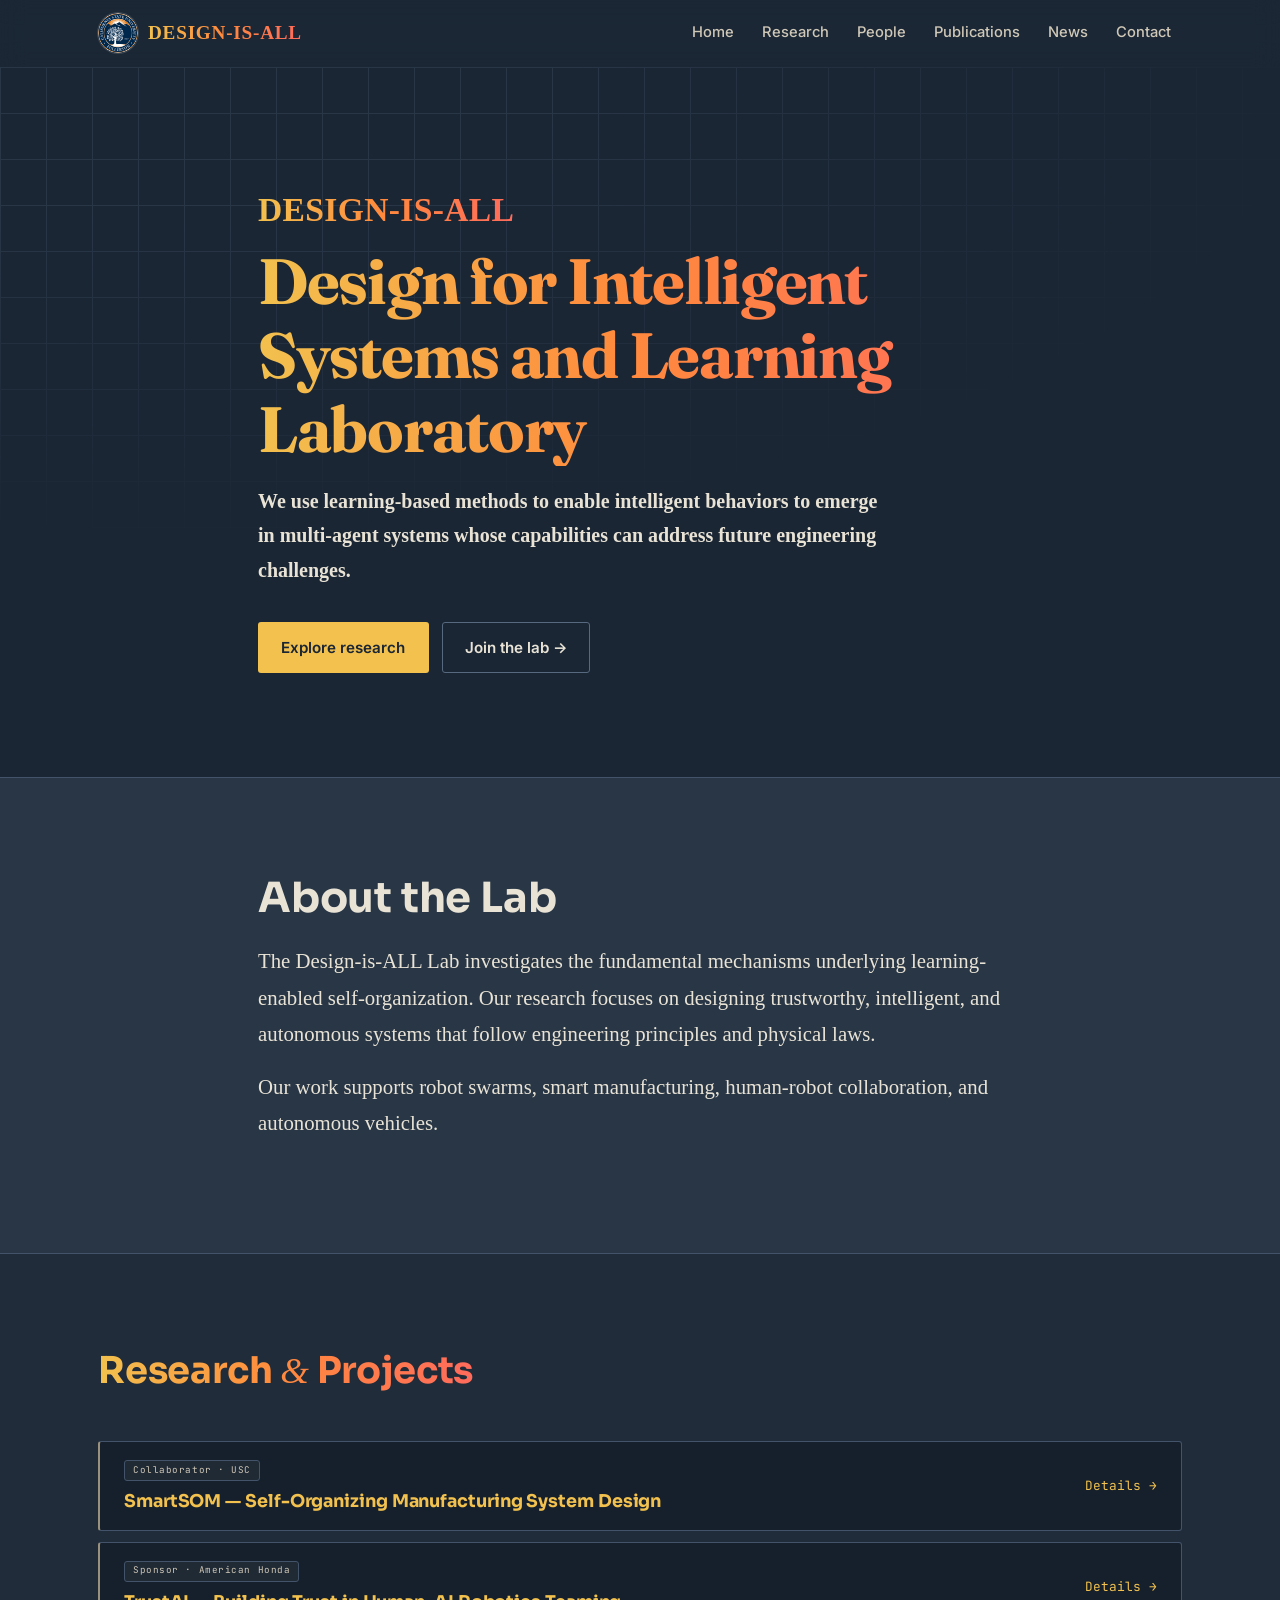
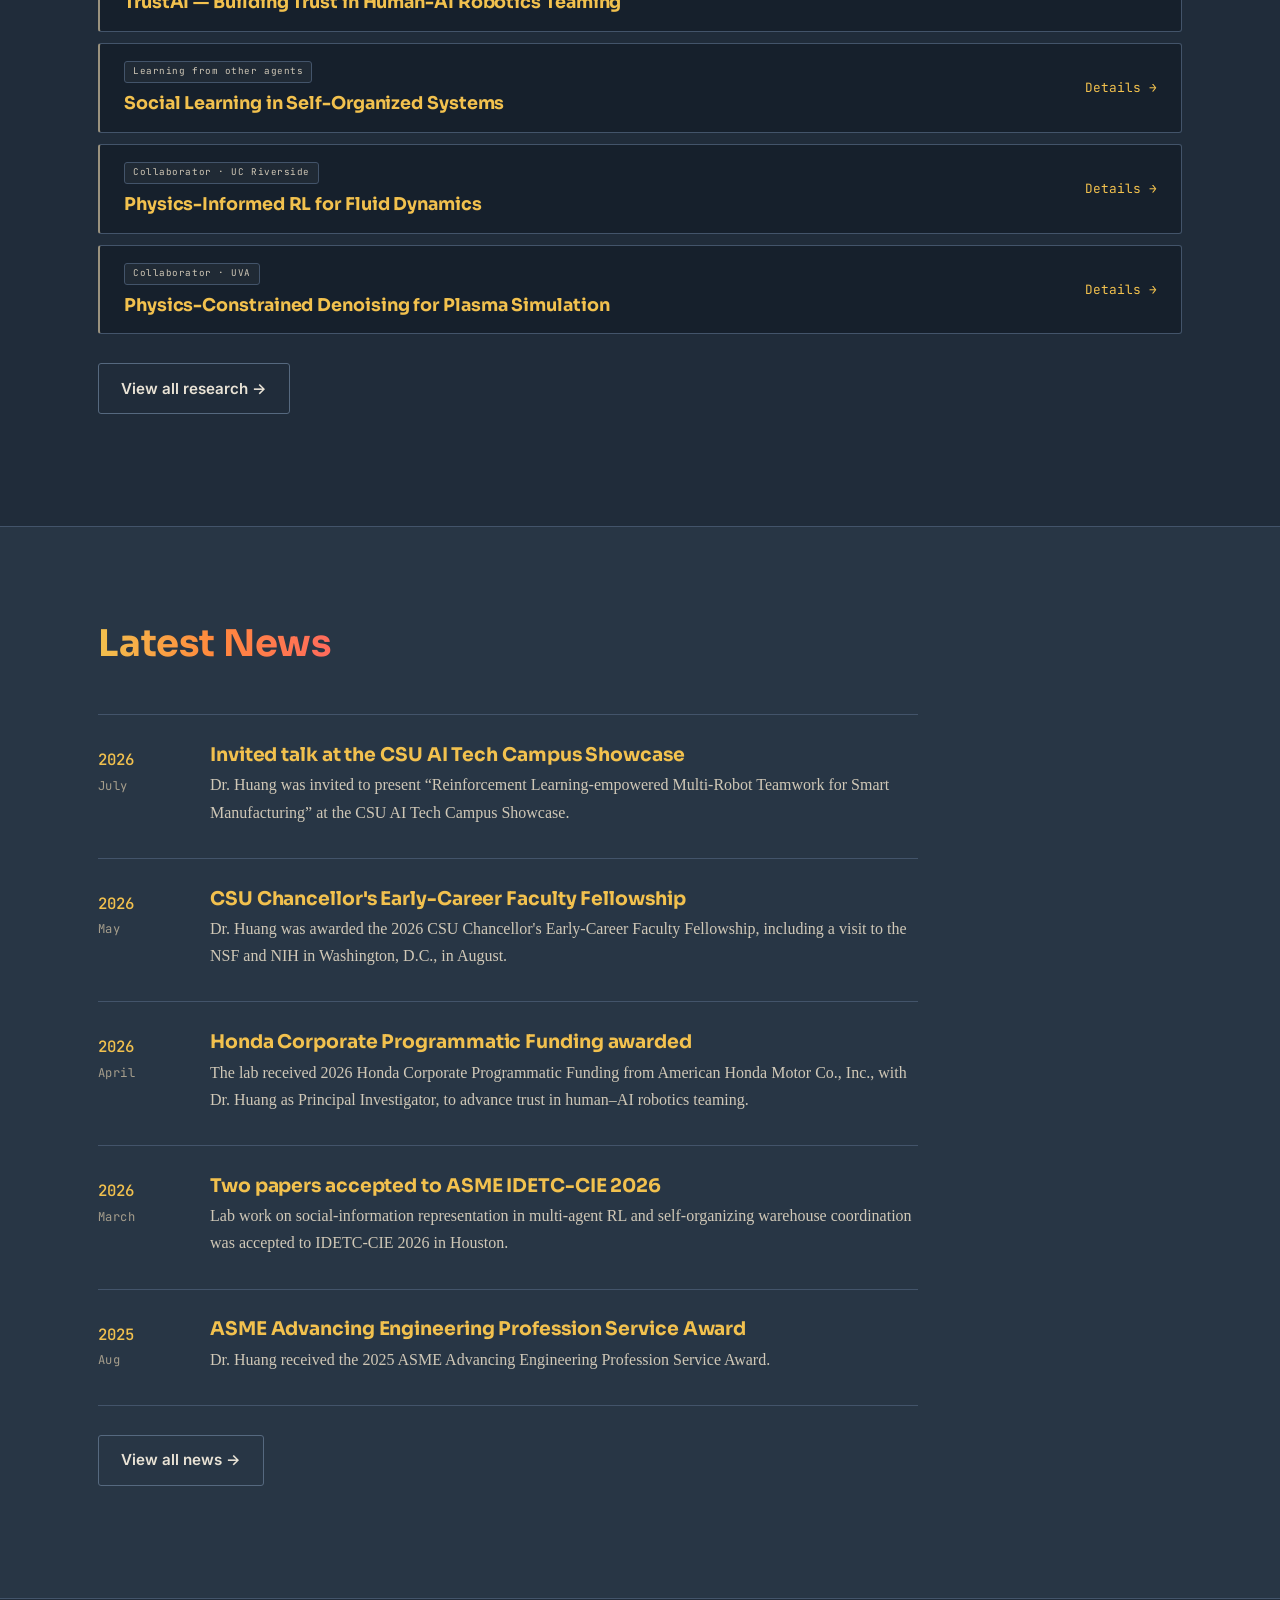
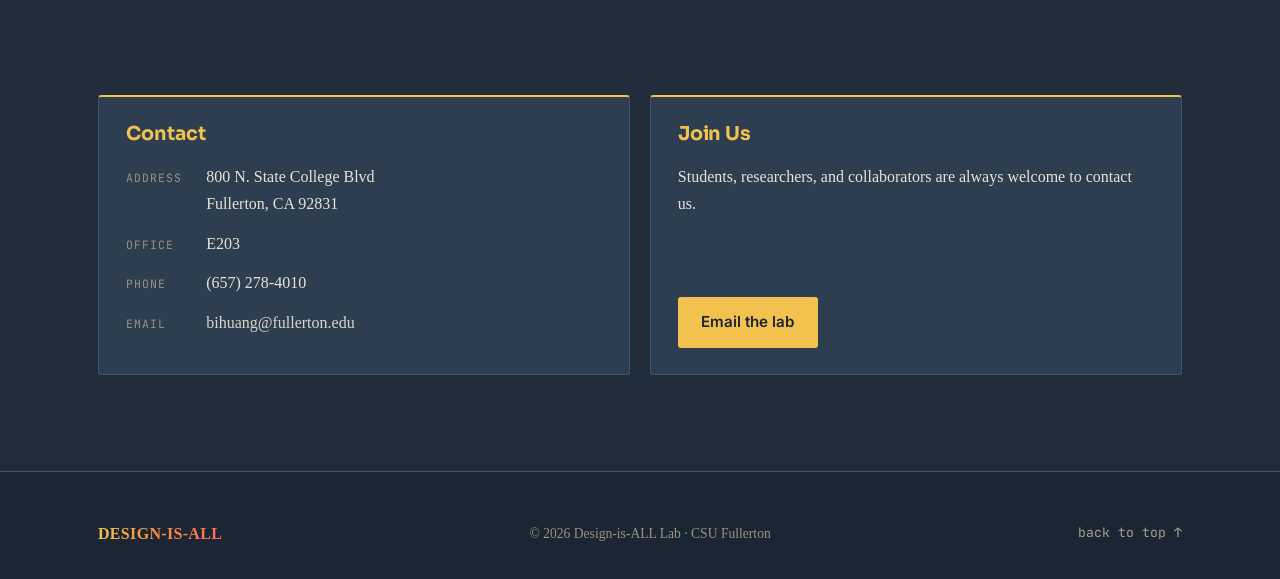
<file: index.html>
<!DOCTYPE html>
<html lang="en">
<head>
  <meta charset="UTF-8" />
  <meta name="viewport" content="width=device-width, initial-scale=1.0" />
  <title>Design-is-ALL Lab · CSU Fullerton</title>
  <meta name="description" content="Design for Intelligent Systems and Learning Laboratory — multi-agent reinforcement learning, self-organizing systems, and trustworthy AI at CSU Fullerton." />
  <link rel="preconnect" href="https://fonts.googleapis.com" />
  <link rel="preconnect" href="https://fonts.gstatic.com" crossorigin />
  <link href="https://fonts.googleapis.com/css2?family=Fraunces:opsz,wght@9..144,600;9..144,700&family=Sora:wght@300;400;500;600;700;800&family=Inter:wght@400;500;600;700&family=JetBrains+Mono:wght@400;500&display=swap" rel="stylesheet" />
  <link rel="stylesheet" href="assets/css/style.css" />
</head>
<body>

  <header class="site-header" id="top">
    <div class="container nav-inner">
      <a class="brand" href="#home">
        <img class="brand-badge" src="assets/images/csuf-seal.svg" alt="California State University, Fullerton" width="40" height="40" />
        <span class="brand-text">Design-is-ALL</span>
      </a>
      <button class="nav-toggle" aria-label="Menu" aria-expanded="false" aria-controls="primary-nav"><span></span><span></span><span></span></button>
      <nav class="primary-nav" id="primary-nav" aria-label="Primary">
        <a href="index.html">Home</a>
        <a href="research.html">Research</a>
        <a href="people.html">People</a>
        <a href="publications.html">Publications</a>
        <a href="news.html">News</a>
        <a href="contact.html">Contact</a>
      </nav>
    </div>
  </header>

  <main>
    <!-- HERO -->
    <section class="hero" id="home">
      <div class="container hero-inner">
        <p class="hero-short">Design-is-ALL</p>
        <h1>Design for Intelligent Systems and Learning Laboratory</h1>
        <p class="lead">We use learning-based methods to enable intelligent behaviors to emerge in multi-agent systems whose capabilities can address future engineering challenges.</p>
        <div class="hero-actions">
          <a class="btn btn-primary" href="#research">Explore research</a>
          <a class="btn btn-ghost" href="#contact">Join the lab &rarr;</a>
        </div>
      </div>
    </section>

    <!-- ABOUT THE LAB -->
    <section class="section band" id="about">
      <div class="container about-copy">
        <h2>About the Lab</h2>
        <p>The Design-is-ALL Lab investigates the fundamental mechanisms underlying learning-enabled self-organization. Our research focuses on designing trustworthy, intelligent, and autonomous systems that follow engineering principles and physical laws.</p>
        <p>Our work supports robot swarms, smart manufacturing, human-robot collaboration, and autonomous vehicles.</p>
      </div>
    </section>

    <!-- RESEARCH & PROJECTS (titles only — click through to the Research page) -->
    <section class="section" id="research">
      <div class="container">
        <div class="section-head">
          <h2>Research <span class="amp">&amp;</span> Projects</h2>
        </div>
        <div class="proj-grid">
          <a class="proj-card" href="research.html#smartsom">
            <div class="proj-main"><span class="tag">Collaborator · USC</span><h3>SmartSOM — Self-Organizing Manufacturing System Design</h3></div>
            <span class="proj-go">Details &rarr;</span>
          </a>
          <a class="proj-card" href="research.html#trustai">
            <div class="proj-main"><span class="tag">Sponsor · American Honda</span><h3>TrustAI — Building Trust in Human-AI Robotics Teaming</h3></div>
            <span class="proj-go">Details &rarr;</span>
          </a>
          <a class="proj-card" href="research.html#social-learning">
            <div class="proj-main"><span class="tag">Learning from other agents</span><h3>Social Learning in Self-Organized Systems</h3></div>
            <span class="proj-go">Details &rarr;</span>
          </a>
          <a class="proj-card" href="research.html#physics-rl">
            <div class="proj-main"><span class="tag">Collaborator · UC Riverside</span><h3>Physics-Informed RL for Fluid Dynamics</h3></div>
            <span class="proj-go">Details &rarr;</span>
          </a>
          <a class="proj-card" href="research.html#plasma">
            <div class="proj-main"><span class="tag">Collaborator · UVA</span><h3>Physics-Constrained Denoising for Plasma Simulation</h3></div>
            <span class="proj-go">Details &rarr;</span>
          </a>
        </div>
        <p class="research-more"><a class="btn btn-ghost" href="research.html">View all research &rarr;</a></p>
      </div>
    </section>

    <!-- LATEST NEWS -->
    <section class="section band" id="news">
      <div class="container">
        <div class="section-head">
          <h2>Latest News</h2>
        </div>
        <div class="news">
          <div class="news-item"><div class="date"><span class="yr">2026</span><span class="mo">July</span></div><div><h3>Invited talk at the CSU AI Tech Campus Showcase</h3><p>Dr. Huang was invited to present &ldquo;Reinforcement Learning-empowered Multi-Robot Teamwork for Smart Manufacturing&rdquo; at the CSU AI Tech Campus Showcase.</p></div></div>
          <div class="news-item"><div class="date"><span class="yr">2026</span><span class="mo">May</span></div><div><h3>CSU Chancellor's Early-Career Faculty Fellowship</h3><p>Dr. Huang was awarded the 2026 CSU Chancellor's Early-Career Faculty Fellowship, including a visit to the NSF and NIH in Washington, D.C., in August.</p></div></div>
          <div class="news-item"><div class="date"><span class="yr">2026</span><span class="mo">April</span></div><div><h3>Honda Corporate Programmatic Funding awarded</h3><p>The lab received 2026 Honda Corporate Programmatic Funding from American Honda Motor Co., Inc., with Dr. Huang as Principal Investigator, to advance trust in human&ndash;AI robotics teaming.</p></div></div>
          <div class="news-item"><div class="date"><span class="yr">2026</span><span class="mo">March</span></div><div><h3>Two papers accepted to ASME IDETC-CIE 2026</h3><p>Lab work on social-information representation in multi-agent RL and self-organizing warehouse coordination was accepted to IDETC-CIE 2026 in Houston.</p></div></div>
          <div class="news-item"><div class="date"><span class="yr">2025</span><span class="mo">Aug</span></div><div><h3>ASME Advancing Engineering Profession Service Award</h3><p>Dr. Huang received the 2025 ASME Advancing Engineering Profession Service Award.</p></div></div>
        </div>
        <p class="research-more"><a class="btn btn-ghost" href="news.html">View all news &rarr;</a></p>
      </div>
    </section>

    <!-- CONTACT & JOIN US -->
    <section class="section" id="contact">
      <div class="container">
        <div class="contact-join">
          <div class="cj-box">
            <h3>Contact</h3>
            <div class="sticker-row"><span class="s-label">Address</span><span class="s-val">800 N. State College Blvd<br/>Fullerton, CA 92831</span></div>
            <div class="sticker-row"><span class="s-label">Office</span><span class="s-val">E203</span></div>
            <div class="sticker-row"><span class="s-label">Phone</span><span class="s-val">(657) 278-4010</span></div>
            <div class="sticker-row"><span class="s-label">Email</span><span class="s-val"><a href="mailto:bihuang@fullerton.edu">bihuang@fullerton.edu</a></span></div>
          </div>
          <div class="cj-box">
            <h3>Join Us</h3>
            <p>Students, researchers, and collaborators are always welcome to contact us.</p>
            <a class="btn btn-primary" href="mailto:bihuang@fullerton.edu?subject=Design-is-ALL%20Lab%20inquiry">Email the lab</a>
          </div>
        </div>
      </div>
    </section>
  </main>

  <footer class="site-footer">
    <div class="container footer-inner">
      <span class="footer-brand">Design-is-ALL</span>
      <small>&copy; <span id="year">2026</span> Design-is-ALL Lab · CSU Fullerton</small>
      <a href="#top" class="to-top">back to top &uarr;</a>
    </div>
  </footer>

  <script src="assets/js/main.js"></script>
</body>
</html>
</file>
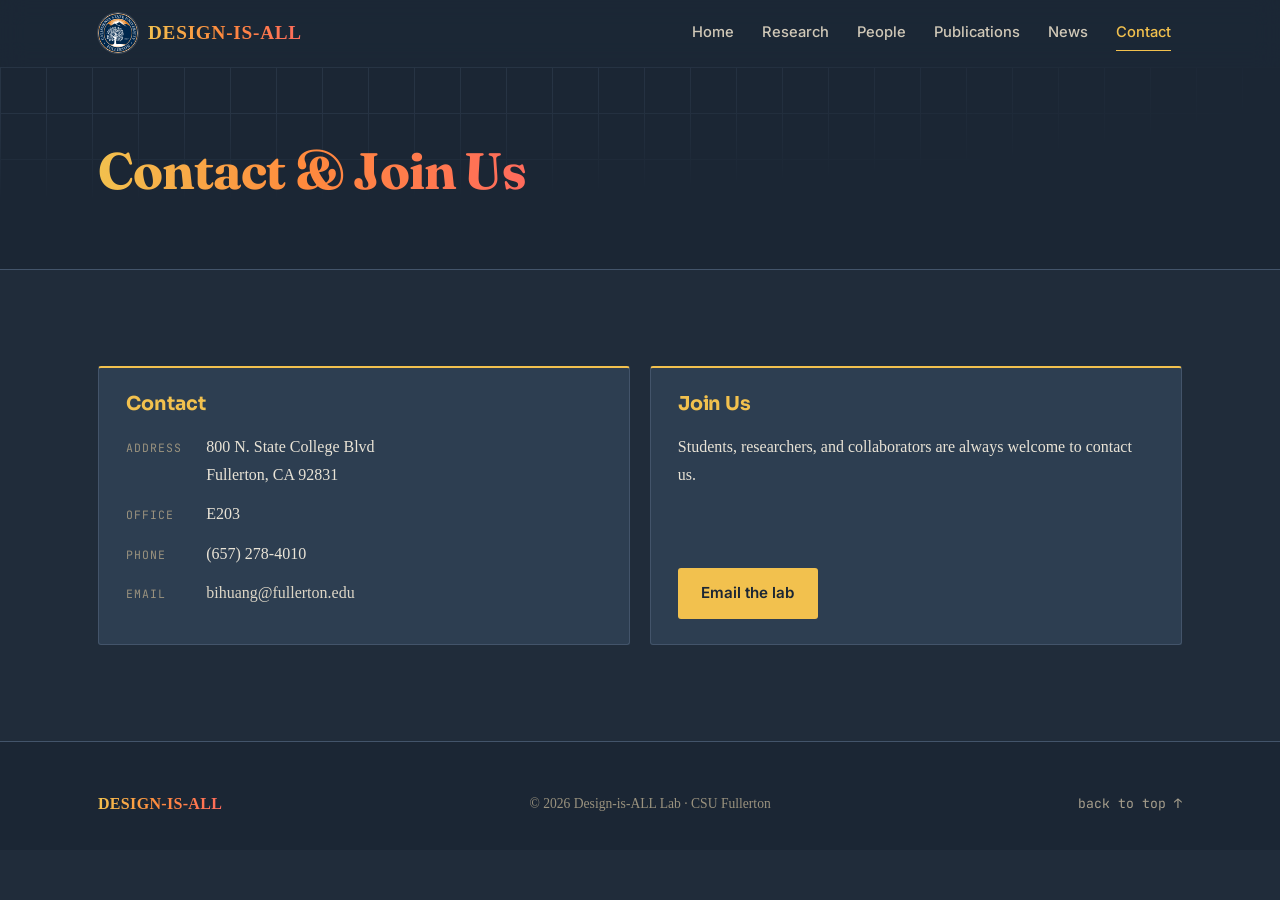
<file: contact.html>
<!DOCTYPE html>
<html lang="en">
<head>
  <meta charset="UTF-8" />
  <meta name="viewport" content="width=device-width, initial-scale=1.0" />
  <title>Contact · Design-is-ALL Lab</title>
  <meta name="description" content="Contact the Design-is-ALL Lab at California State University, Fullerton." />
  <link rel="preconnect" href="https://fonts.googleapis.com" />
  <link rel="preconnect" href="https://fonts.gstatic.com" crossorigin />
  <link href="https://fonts.googleapis.com/css2?family=Fraunces:opsz,wght@9..144,600;9..144,700&family=Sora:wght@300;400;500;600;700;800&family=Inter:wght@400;500;600;700&family=JetBrains+Mono:wght@400;500&display=swap" rel="stylesheet" />
  <link rel="stylesheet" href="assets/css/style.css" />
</head>
<body>

  <header class="site-header" id="top">
    <div class="container nav-inner">
      <a class="brand" href="index.html">
        <img class="brand-badge" src="assets/images/csuf-seal.svg" alt="California State University, Fullerton" width="40" height="40" />
        <span class="brand-text">Design-is-ALL</span>
      </a>
      <button class="nav-toggle" aria-label="Menu" aria-expanded="false" aria-controls="primary-nav"><span></span><span></span><span></span></button>
      <nav class="primary-nav" id="primary-nav" aria-label="Primary">
        <a href="index.html">Home</a>
        <a href="research.html">Research</a>
        <a href="people.html">People</a>
        <a href="publications.html">Publications</a>
        <a href="news.html">News</a>
        <a href="contact.html" class="active">Contact</a>
      </nav>
    </div>
  </header>

  <main>
    <!-- PAGE HERO -->
    <section class="subhero">
      <div class="container">
        <h1>Contact &amp; Join Us</h1>
      </div>
    </section>

    <section class="section">
      <div class="container">
        <div class="contact-join">
          <div class="cj-box">
            <h3>Contact</h3>
            <div class="sticker-row"><span class="s-label">Address</span><span class="s-val">800 N. State College Blvd<br/>Fullerton, CA 92831</span></div>
            <div class="sticker-row"><span class="s-label">Office</span><span class="s-val">E203</span></div>
            <div class="sticker-row"><span class="s-label">Phone</span><span class="s-val">(657) 278-4010</span></div>
            <div class="sticker-row"><span class="s-label">Email</span><span class="s-val"><a href="mailto:bihuang@fullerton.edu">bihuang@fullerton.edu</a></span></div>
          </div>
          <div class="cj-box">
            <h3>Join Us</h3>
            <p>Students, researchers, and collaborators are always welcome to contact us.</p>
            <a class="btn btn-primary" href="mailto:bihuang@fullerton.edu?subject=Design-is-ALL%20Lab%20inquiry">Email the lab</a>
          </div>
        </div>
      </div>
    </section>
  </main>

  <footer class="site-footer">
    <div class="container footer-inner">
      <span class="footer-brand">Design-is-ALL</span>
      <small>&copy; <span id="year">2026</span> Design-is-ALL Lab · CSU Fullerton</small>
      <a href="#top" class="to-top">back to top &uarr;</a>
    </div>
  </footer>

  <script src="assets/js/main.js"></script>
</body>
</html>
</file>
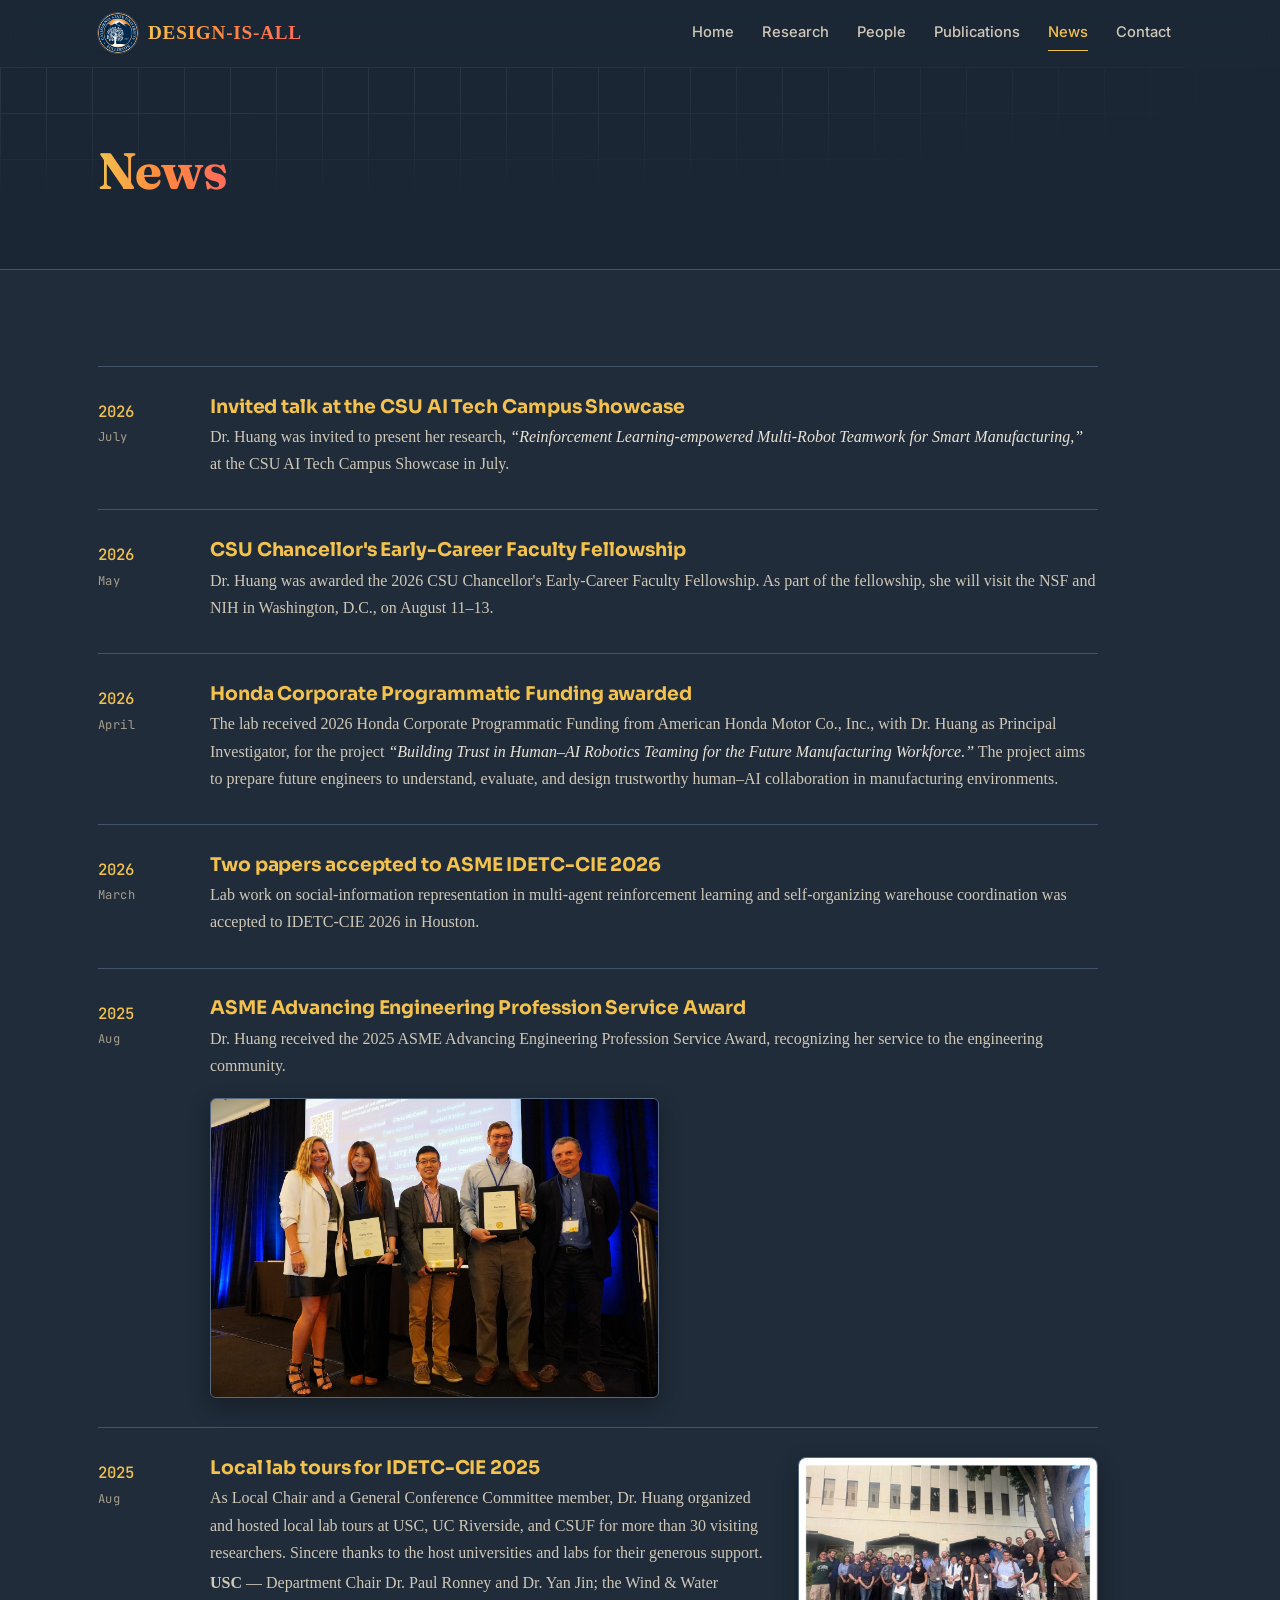
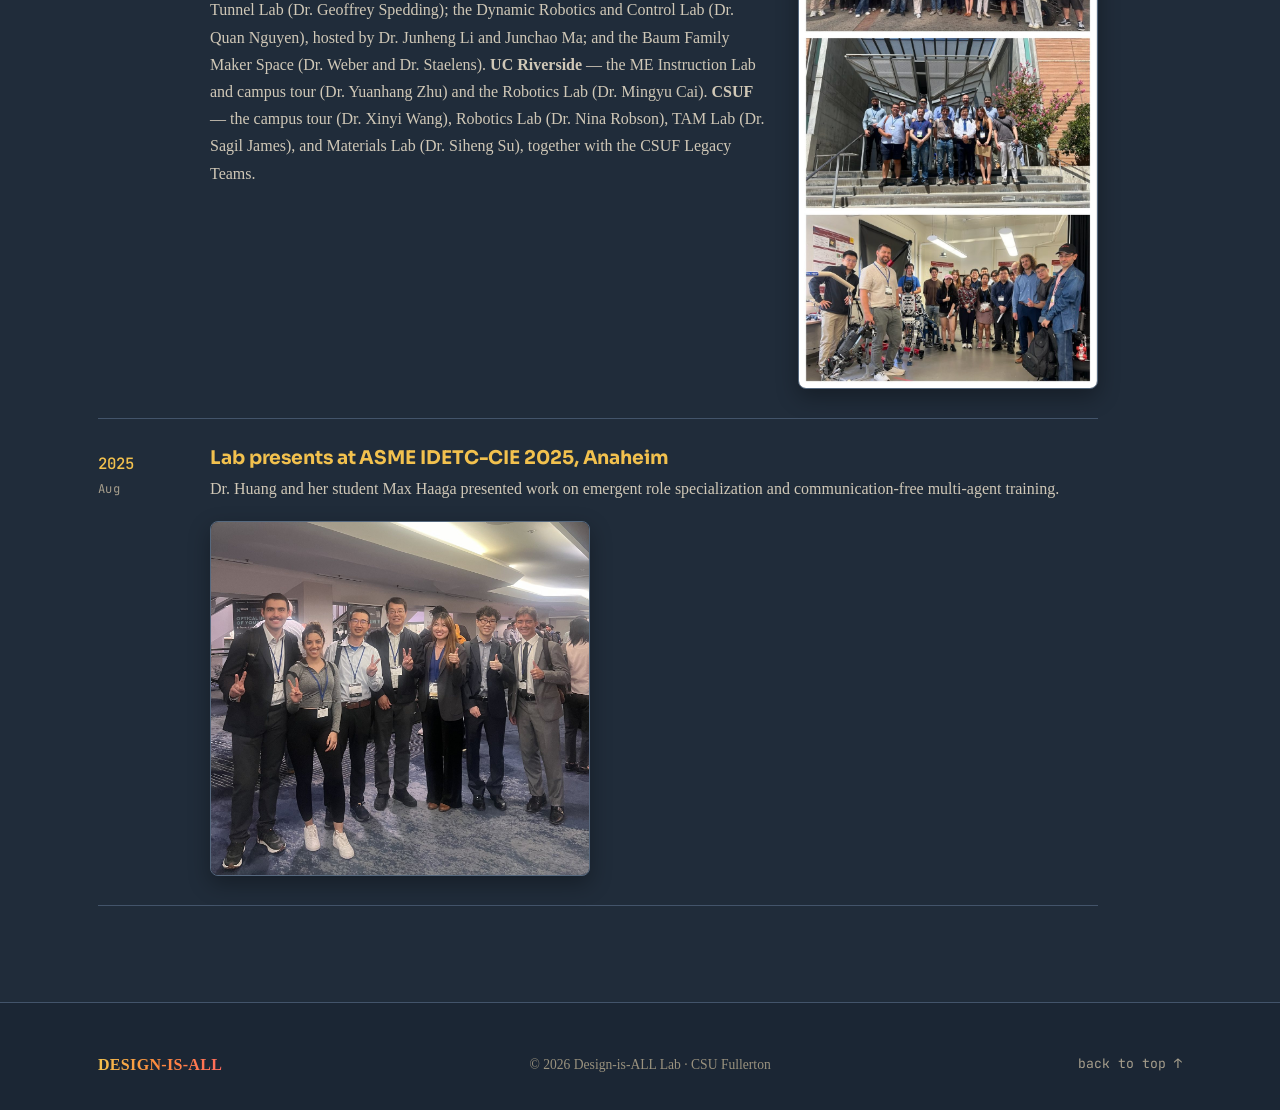
<file: news.html>
<!DOCTYPE html>
<html lang="en">
<head>
  <meta charset="UTF-8" />
  <meta name="viewport" content="width=device-width, initial-scale=1.0" />
  <title>News · Design-is-ALL Lab</title>
  <meta name="description" content="Latest news from the Design-is-ALL Lab at CSU Fullerton — funding, awards, talks, and conferences." />
  <link rel="preconnect" href="https://fonts.googleapis.com" />
  <link rel="preconnect" href="https://fonts.gstatic.com" crossorigin />
  <link href="https://fonts.googleapis.com/css2?family=Fraunces:opsz,wght@9..144,600;9..144,700&family=Sora:wght@300;400;500;600;700;800&family=Inter:wght@400;500;600;700&family=JetBrains+Mono:wght@400;500&display=swap" rel="stylesheet" />
  <link rel="stylesheet" href="assets/css/style.css" />
</head>
<body>

  <header class="site-header" id="top">
    <div class="container nav-inner">
      <a class="brand" href="index.html">
        <img class="brand-badge" src="assets/images/csuf-seal.svg" alt="California State University, Fullerton" width="40" height="40" />
        <span class="brand-text">Design-is-ALL</span>
      </a>
      <button class="nav-toggle" aria-label="Menu" aria-expanded="false" aria-controls="primary-nav"><span></span><span></span><span></span></button>
      <nav class="primary-nav" id="primary-nav" aria-label="Primary">
        <a href="index.html">Home</a>
        <a href="research.html">Research</a>
        <a href="people.html">People</a>
        <a href="publications.html">Publications</a>
        <a href="news.html" class="active">News</a>
        <a href="contact.html">Contact</a>
      </nav>
    </div>
  </header>

  <main>
    <!-- PAGE HERO -->
    <section class="subhero">
      <div class="container">
        <h1>News</h1>
      </div>
    </section>

    <section class="section">
      <div class="container">

        <div class="news news-full">

          <div class="news-item">
            <div class="date"><span class="yr">2026</span><span class="mo">July</span></div>
            <div>
              <h3>Invited talk at the CSU AI Tech Campus Showcase</h3>
              <p>Dr. Huang was invited to present her research, <span class="paper">&ldquo;Reinforcement Learning-empowered Multi-Robot Teamwork for Smart Manufacturing,&rdquo;</span> at the CSU AI Tech Campus Showcase in July.</p>
            </div>
          </div>

          <div class="news-item">
            <div class="date"><span class="yr">2026</span><span class="mo">May</span></div>
            <div>
              <h3>CSU Chancellor's Early-Career Faculty Fellowship</h3>
              <p>Dr. Huang was awarded the 2026 CSU Chancellor's Early-Career Faculty Fellowship. As part of the fellowship, she will visit the NSF and NIH in Washington, D.C., on August 11&ndash;13.</p>
            </div>
          </div>

          <div class="news-item">
            <div class="date"><span class="yr">2026</span><span class="mo">April</span></div>
            <div>
              <h3>Honda Corporate Programmatic Funding awarded</h3>
              <p>The lab received 2026 Honda Corporate Programmatic Funding from American Honda Motor Co., Inc., with Dr. Huang as Principal Investigator, for the project <span class="paper">&ldquo;Building Trust in Human&ndash;AI Robotics Teaming for the Future Manufacturing Workforce.&rdquo;</span> The project aims to prepare future engineers to understand, evaluate, and design trustworthy human&ndash;AI collaboration in manufacturing environments.</p>
            </div>
          </div>

          <div class="news-item">
            <div class="date"><span class="yr">2026</span><span class="mo">March</span></div>
            <div>
              <h3>Two papers accepted to ASME IDETC-CIE 2026</h3>
              <p>Lab work on social-information representation in multi-agent reinforcement learning and self-organizing warehouse coordination was accepted to IDETC-CIE 2026 in Houston.</p>
            </div>
          </div>

          <div class="news-item">
            <div class="date"><span class="yr">2025</span><span class="mo">Aug</span></div>
            <div>
              <h3>ASME Advancing Engineering Profession Service Award</h3>
              <p>Dr. Huang received the 2025 ASME Advancing Engineering Profession Service Award, recognizing her service to the engineering community.</p>
              <div class="n-gallery">
                <figure><img src="assets/images/news-award-2025.jpg" alt="Dr. Huang receiving the 2025 ASME Advancing Engineering Profession Service Award on stage" /></figure>
              </div>
            </div>
          </div>

          <div class="news-item">
            <div class="date"><span class="yr">2025</span><span class="mo">Aug</span></div>
            <div class="n-split">
              <div class="n-text">
                <h3>Local lab tours for IDETC-CIE 2025</h3>
                <p>As Local Chair and a General Conference Committee member, Dr. Huang organized and hosted local lab tours at USC, UC Riverside, and CSUF for more than 30 visiting researchers. Sincere thanks to the host universities and labs for their generous support.</p>
                <p class="n-thanks"><b>USC</b> &mdash; Department Chair Dr. Paul Ronney and Dr. Yan Jin; the Wind &amp; Water Tunnel Lab (Dr. Geoffrey Spedding); the Dynamic Robotics and Control Lab (Dr. Quan Nguyen), hosted by Dr. Junheng Li and Junchao Ma; and the Baum Family Maker Space (Dr. Weber and Dr. Staelens). <b>UC Riverside</b> &mdash; the ME Instruction Lab and campus tour (Dr. Yuanhang Zhu) and the Robotics Lab (Dr. Mingyu Cai). <b>CSUF</b> &mdash; the campus tour (Dr. Xinyi Wang), Robotics Lab (Dr. Nina Robson), TAM Lab (Dr. Sagil James), and Materials Lab (Dr. Siheng Su), together with the CSUF Legacy Teams.</p>
              </div>
              <figure class="n-side"><img src="assets/images/news-idetc2025-tour.jpg" alt="IDETC-CIE 2025 local lab tours at USC, UC Riverside, and CSUF" /></figure>
            </div>
          </div>

          <div class="news-item">
            <div class="date"><span class="yr">2025</span><span class="mo">Aug</span></div>
            <div>
              <h3>Lab presents at ASME IDETC-CIE 2025, Anaheim</h3>
              <p>Dr. Huang and her student Max Haaga presented work on emergent role specialization and communication-free multi-agent training.</p>
              <figure class="n-feature"><img src="assets/images/news-idetc2025-team.jpg" alt="The lab team at ASME IDETC-CIE 2025 in Anaheim" /></figure>
            </div>
          </div>

        </div>
      </div>
    </section>
  </main>

  <footer class="site-footer">
    <div class="container footer-inner">
      <span class="footer-brand">Design-is-ALL</span>
      <small>&copy; <span id="year">2026</span> Design-is-ALL Lab · CSU Fullerton</small>
      <a href="#top" class="to-top">back to top &uarr;</a>
    </div>
  </footer>

  <script src="assets/js/main.js"></script>
</body>
</html>
</file>
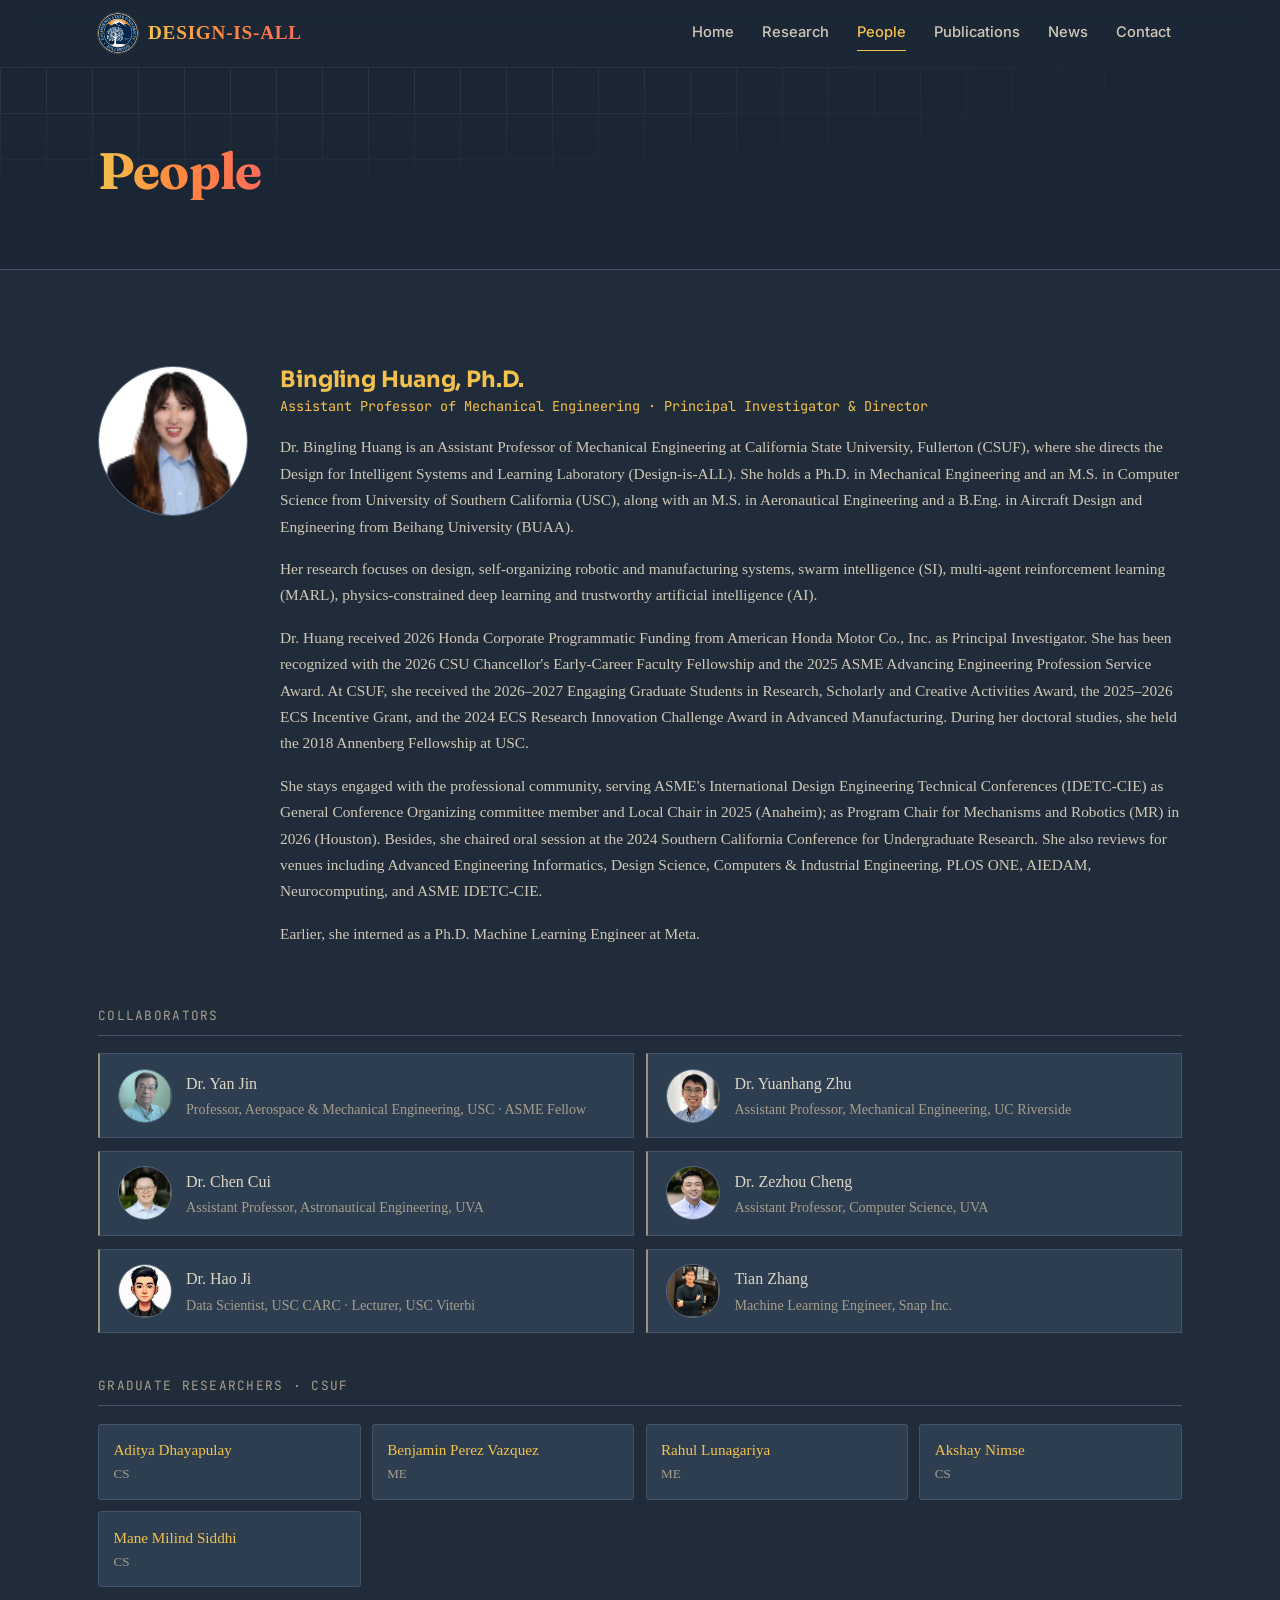
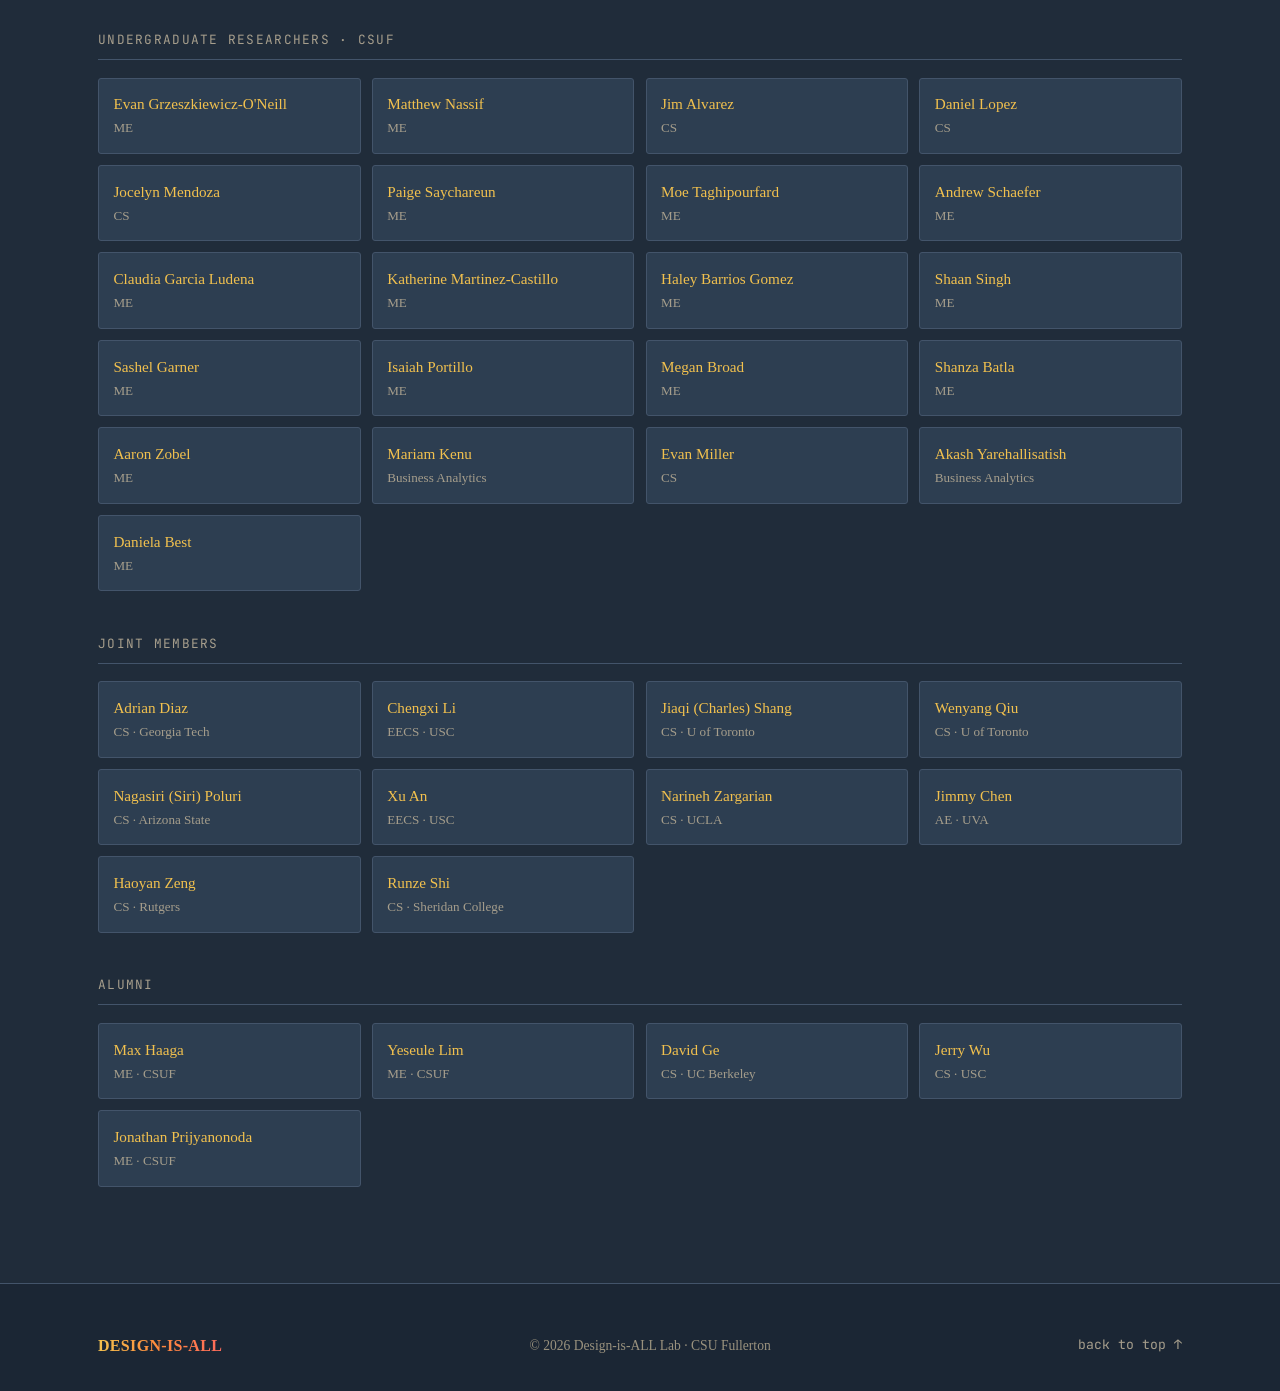
<file: people.html>
<!DOCTYPE html>
<html lang="en">
<head>
  <meta charset="UTF-8" />
  <meta name="viewport" content="width=device-width, initial-scale=1.0" />
  <title>People · Design-is-ALL Lab</title>
  <meta name="description" content="People of the Design-is-ALL Lab — principal investigator, collaborators, graduate and undergraduate researchers, joint members, and alumni." />
  <link rel="preconnect" href="https://fonts.googleapis.com" />
  <link rel="preconnect" href="https://fonts.gstatic.com" crossorigin />
  <link href="https://fonts.googleapis.com/css2?family=Fraunces:opsz,wght@9..144,600;9..144,700&family=Sora:wght@300;400;500;600;700;800&family=Inter:wght@400;500;600;700&family=JetBrains+Mono:wght@400;500&display=swap" rel="stylesheet" />
  <link rel="stylesheet" href="assets/css/style.css" />
</head>
<body>

  <header class="site-header" id="top">
    <div class="container nav-inner">
      <a class="brand" href="index.html">
        <img class="brand-badge" src="assets/images/csuf-seal.svg" alt="California State University, Fullerton" width="40" height="40" />
        <span class="brand-text">Design-is-ALL</span>
      </a>
      <button class="nav-toggle" aria-label="Menu" aria-expanded="false" aria-controls="primary-nav"><span></span><span></span><span></span></button>
      <nav class="primary-nav" id="primary-nav" aria-label="Primary">
        <a href="index.html">Home</a>
        <a href="research.html">Research</a>
        <a href="people.html" class="active">People</a>
        <a href="publications.html">Publications</a>
        <a href="news.html">News</a>
        <a href="contact.html">Contact</a>
      </nav>
    </div>
  </header>

  <main>
    <!-- PAGE HERO -->
    <section class="subhero">
      <div class="container">
        <h1>People</h1>
      </div>
    </section>

    <!-- PEOPLE -->
    <section class="section">
      <div class="container">

        <div class="pi">
          <div class="pi-photo"><img src="assets/images/people-bingling.png" alt="Bingling Huang" /></div>
          <div>
            <h3>Bingling Huang, Ph.D.</h3>
            <div class="role">Assistant Professor of Mechanical Engineering · Principal Investigator &amp; Director</div>
            <div class="bio">
              <p>Dr. Bingling Huang is an Assistant Professor of Mechanical Engineering at California State University, Fullerton (CSUF), where she directs the Design for Intelligent Systems and Learning Laboratory (Design-is-ALL). She holds a Ph.D. in Mechanical Engineering and an M.S. in Computer Science from University of Southern California (USC), along with an M.S. in Aeronautical Engineering and a B.Eng. in Aircraft Design and Engineering from Beihang University (BUAA).</p>
              <p>Her research focuses on design, self-organizing robotic and manufacturing systems, swarm intelligence (SI), multi-agent reinforcement learning (MARL), physics-constrained deep learning and trustworthy artificial intelligence (AI).</p>
              <p>Dr. Huang received 2026 Honda Corporate Programmatic Funding from American Honda Motor Co., Inc. as Principal Investigator. She has been recognized with the 2026 CSU Chancellor's Early-Career Faculty Fellowship and the 2025 ASME Advancing Engineering Profession Service Award. At CSUF, she received the 2026–2027 Engaging Graduate Students in Research, Scholarly and Creative Activities Award, the 2025–2026 ECS Incentive Grant, and the 2024 ECS Research Innovation Challenge Award in Advanced Manufacturing. During her doctoral studies, she held the 2018 Annenberg Fellowship at USC.</p>
              <p>She stays engaged with the professional community, serving ASME's International Design Engineering Technical Conferences (IDETC-CIE) as General Conference Organizing committee member and Local Chair in 2025 (Anaheim); as Program Chair for Mechanisms and Robotics (MR) in 2026 (Houston). Besides, she chaired oral session at the 2024 Southern California Conference for Undergraduate Research. She also reviews for venues including Advanced Engineering Informatics, Design Science, Computers &amp; Industrial Engineering, PLOS ONE, AIEDAM, Neurocomputing, and ASME IDETC-CIE.</p>
              <p>Earlier, she interned as a Ph.D. Machine Learning Engineer at Meta.</p>
            </div>
          </div>
        </div>

        <div class="people-sub">COLLABORATORS</div>
        <div class="collab-grid">
          <div class="collab"><img class="collab-photo" src="assets/images/people-yan-jin.png" alt="Dr. Yan Jin" /><div class="collab-text"><div class="n"><a href="https://impact-usc.github.io/">Dr. Yan Jin</a></div><div class="d">Professor, Aerospace &amp; Mechanical Engineering, USC · ASME Fellow</div></div></div>
          <div class="collab"><img class="collab-photo" src="assets/images/people-yuanhang-zhu.jpg" alt="Dr. Yuanhang Zhu" /><div class="collab-text"><div class="n"><a href="https://www.expfluids.com/">Dr. Yuanhang Zhu</a></div><div class="d">Assistant Professor, Mechanical Engineering, UC Riverside</div></div></div>
          <div class="collab"><img class="collab-photo" src="assets/images/people-chen-cui.jpg" alt="Dr. Chen Cui" /><div class="collab-text"><div class="n"><a href="https://engineering.virginia.edu/faculty/chen-cui">Dr. Chen Cui</a></div><div class="d">Assistant Professor, Astronautical Engineering, UVA</div></div></div>
          <div class="collab"><img class="collab-photo" src="assets/images/people-zezhou-cheng.png" alt="Dr. Zezhou Cheng" /><div class="collab-text"><div class="n"><a href="https://cvlab.cs.virginia.edu/">Dr. Zezhou Cheng</a></div><div class="d">Assistant Professor, Computer Science, UVA</div></div></div>
          <div class="collab"><img class="collab-photo" src="assets/images/people-hao-ji.jpg" alt="Dr. Hao Ji" /><div class="collab-text"><div class="n"><a href="https://jihao2021.github.io/#collaborators">Dr. Hao Ji</a></div><div class="d">Data Scientist, USC CARC · Lecturer, USC Viterbi</div></div></div>
          <div class="collab"><img class="collab-photo" src="assets/images/people-tian-zhang.jpg" alt="Tian Zhang" /><div class="collab-text"><div class="n"><a href="https://www.linkedin.com/in/tian-zhang-87b4a0165/">Tian Zhang</a></div><div class="d">Machine Learning Engineer, Snap Inc.</div></div></div>
        </div>

        <div class="people-sub">GRADUATE RESEARCHERS · CSUF</div>
        <div class="people-grid">
          <div class="person"><div class="n">Aditya Dhayapulay</div><div class="d">CS</div></div>
          <div class="person"><div class="n">Benjamin Perez Vazquez</div><div class="d">ME</div></div>
          <div class="person"><div class="n">Rahul Lunagariya</div><div class="d">ME</div></div>
          <div class="person"><div class="n">Akshay Nimse</div><div class="d">CS</div></div>
          <div class="person"><div class="n">Mane Milind Siddhi</div><div class="d">CS</div></div>
        </div>

        <div class="people-sub">UNDERGRADUATE RESEARCHERS · CSUF</div>
        <div class="people-grid">
          <div class="person"><div class="n">Evan Grzeszkiewicz-O'Neill</div><div class="d">ME</div></div>
          <div class="person"><div class="n">Matthew Nassif</div><div class="d">ME</div></div>
          <div class="person"><div class="n">Jim Alvarez</div><div class="d">CS</div></div>
          <div class="person"><div class="n">Daniel Lopez</div><div class="d">CS</div></div>
          <div class="person"><div class="n">Jocelyn Mendoza</div><div class="d">CS</div></div>
          <div class="person"><div class="n">Paige Saychareun</div><div class="d">ME</div></div>
          <div class="person"><div class="n">Moe Taghipourfard</div><div class="d">ME</div></div>
          <div class="person"><div class="n">Andrew Schaefer</div><div class="d">ME</div></div>
          <div class="person"><div class="n">Claudia Garcia Ludena</div><div class="d">ME</div></div>
          <div class="person"><div class="n">Katherine Martinez-Castillo</div><div class="d">ME</div></div>
          <div class="person"><div class="n">Haley Barrios Gomez</div><div class="d">ME</div></div>
          <div class="person"><div class="n">Shaan Singh</div><div class="d">ME</div></div>
          <div class="person"><div class="n">Sashel Garner</div><div class="d">ME</div></div>
          <div class="person"><div class="n">Isaiah Portillo</div><div class="d">ME</div></div>
          <div class="person"><div class="n">Megan Broad</div><div class="d">ME</div></div>
          <div class="person"><div class="n">Shanza Batla</div><div class="d">ME</div></div>
          <div class="person"><div class="n">Aaron Zobel</div><div class="d">ME</div></div>
          <div class="person"><div class="n">Mariam Kenu</div><div class="d">Business Analytics</div></div>
          <div class="person"><div class="n">Evan Miller</div><div class="d">CS</div></div>
          <div class="person"><div class="n">Akash Yarehallisatish</div><div class="d">Business Analytics</div></div>
          <div class="person"><div class="n">Daniela Best</div><div class="d">ME</div></div>
        </div>

        <div class="people-sub">JOINT MEMBERS</div>
        <div class="people-grid">
          <div class="person"><div class="n">Adrian Diaz</div><div class="d">CS · Georgia Tech</div></div>
          <div class="person"><div class="n">Chengxi Li</div><div class="d">EECS · USC</div></div>
          <div class="person"><div class="n">Jiaqi (Charles) Shang</div><div class="d">CS · U of Toronto</div></div>
          <div class="person"><div class="n">Wenyang Qiu</div><div class="d">CS · U of Toronto</div></div>
          <div class="person"><div class="n">Nagasiri (Siri) Poluri</div><div class="d">CS · Arizona State</div></div>
          <div class="person"><div class="n">Xu An</div><div class="d">EECS · USC</div></div>
          <div class="person"><div class="n">Narineh Zargarian</div><div class="d">CS · UCLA</div></div>
          <div class="person"><div class="n">Jimmy Chen</div><div class="d">AE · UVA</div></div>
          <div class="person"><div class="n">Haoyan Zeng</div><div class="d">CS · Rutgers</div></div>
          <div class="person"><div class="n">Runze Shi</div><div class="d">CS · Sheridan College</div></div>
        </div>

        <div class="people-sub">ALUMNI</div>
        <div class="people-grid">
          <div class="person"><div class="n">Max Haaga</div><div class="d">ME · CSUF</div></div>
          <div class="person"><div class="n">Yeseule Lim</div><div class="d">ME · CSUF</div></div>
          <div class="person"><div class="n">David Ge</div><div class="d">CS · UC Berkeley</div></div>
          <div class="person"><div class="n">Jerry Wu</div><div class="d">CS · USC</div></div>
          <div class="person"><div class="n">Jonathan Prijyanonoda</div><div class="d">ME · CSUF</div></div>
        </div>

      </div>
    </section>
  </main>

  <footer class="site-footer">
    <div class="container footer-inner">
      <span class="footer-brand">Design-is-ALL</span>
      <small>&copy; <span id="year">2026</span> Design-is-ALL Lab · CSU Fullerton</small>
      <a href="#top" class="to-top">back to top &uarr;</a>
    </div>
  </footer>

  <script src="assets/js/main.js"></script>
</body>
</html>
</file>
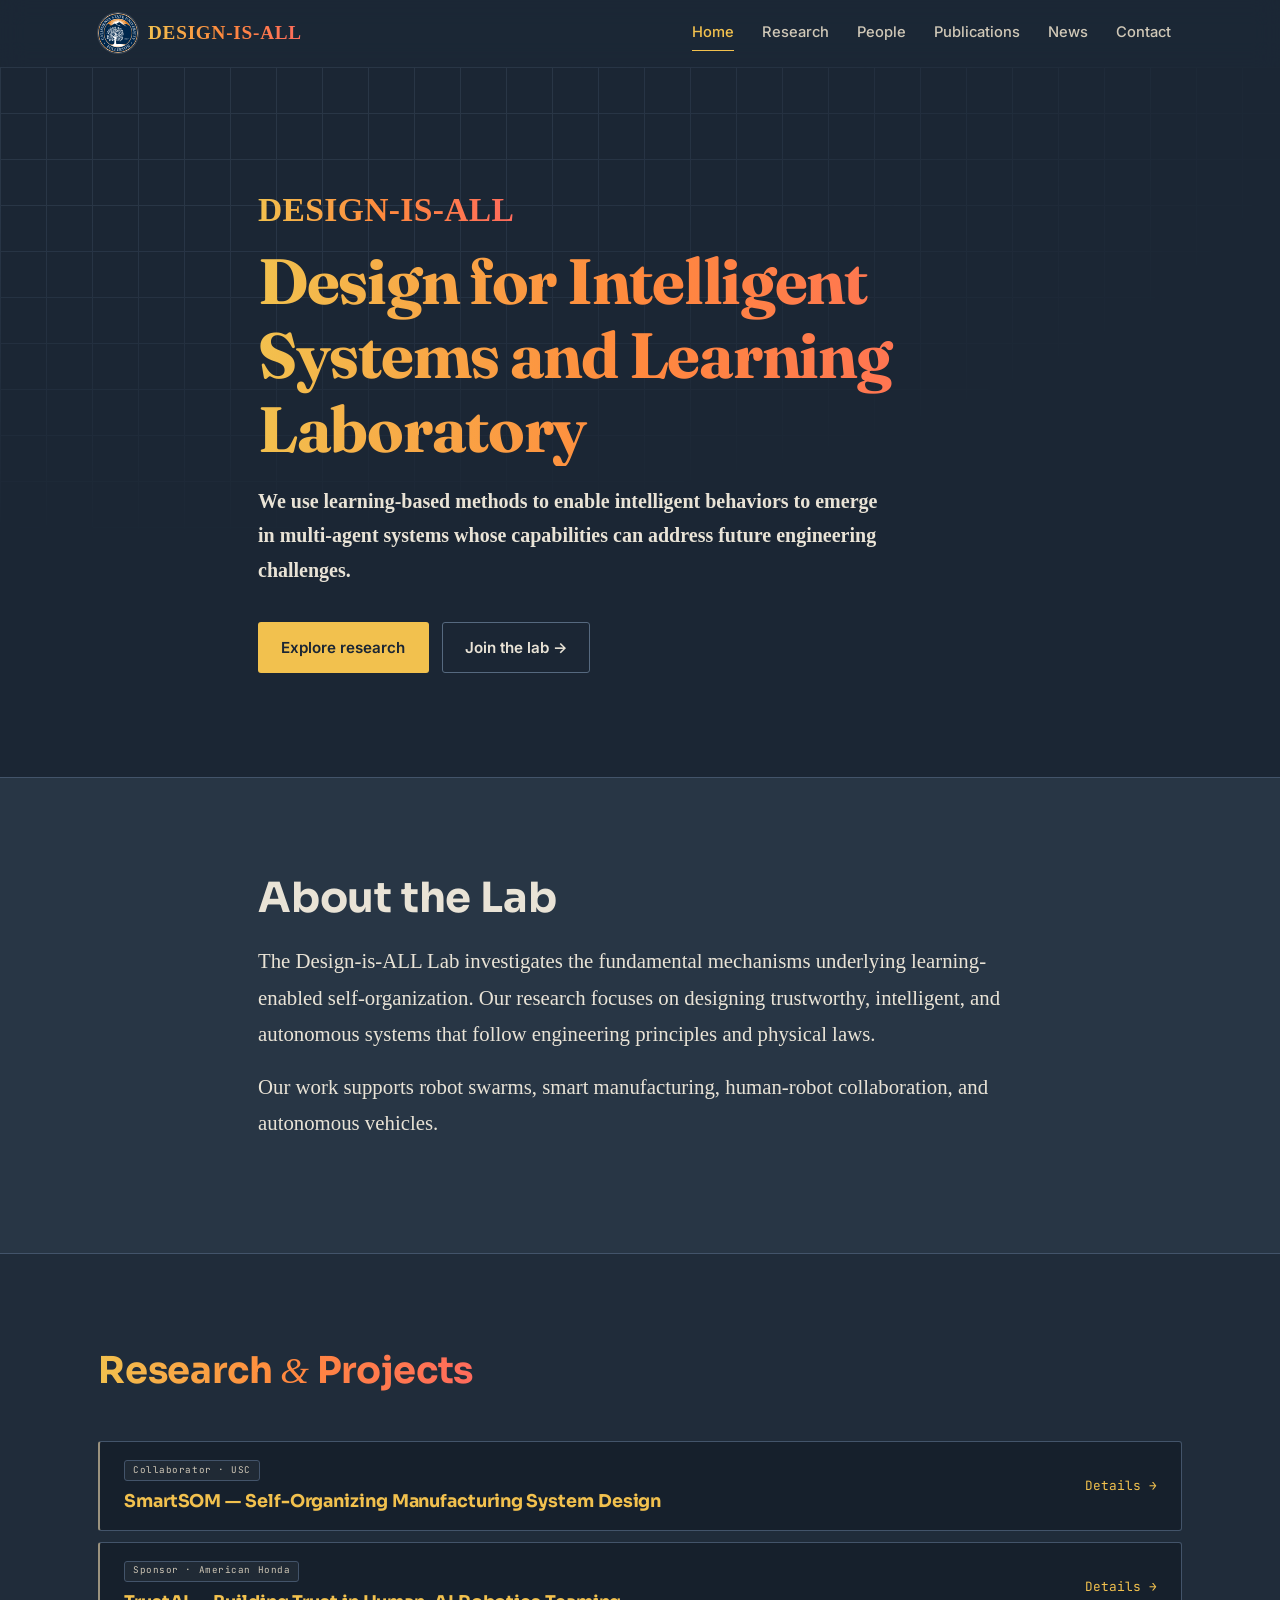
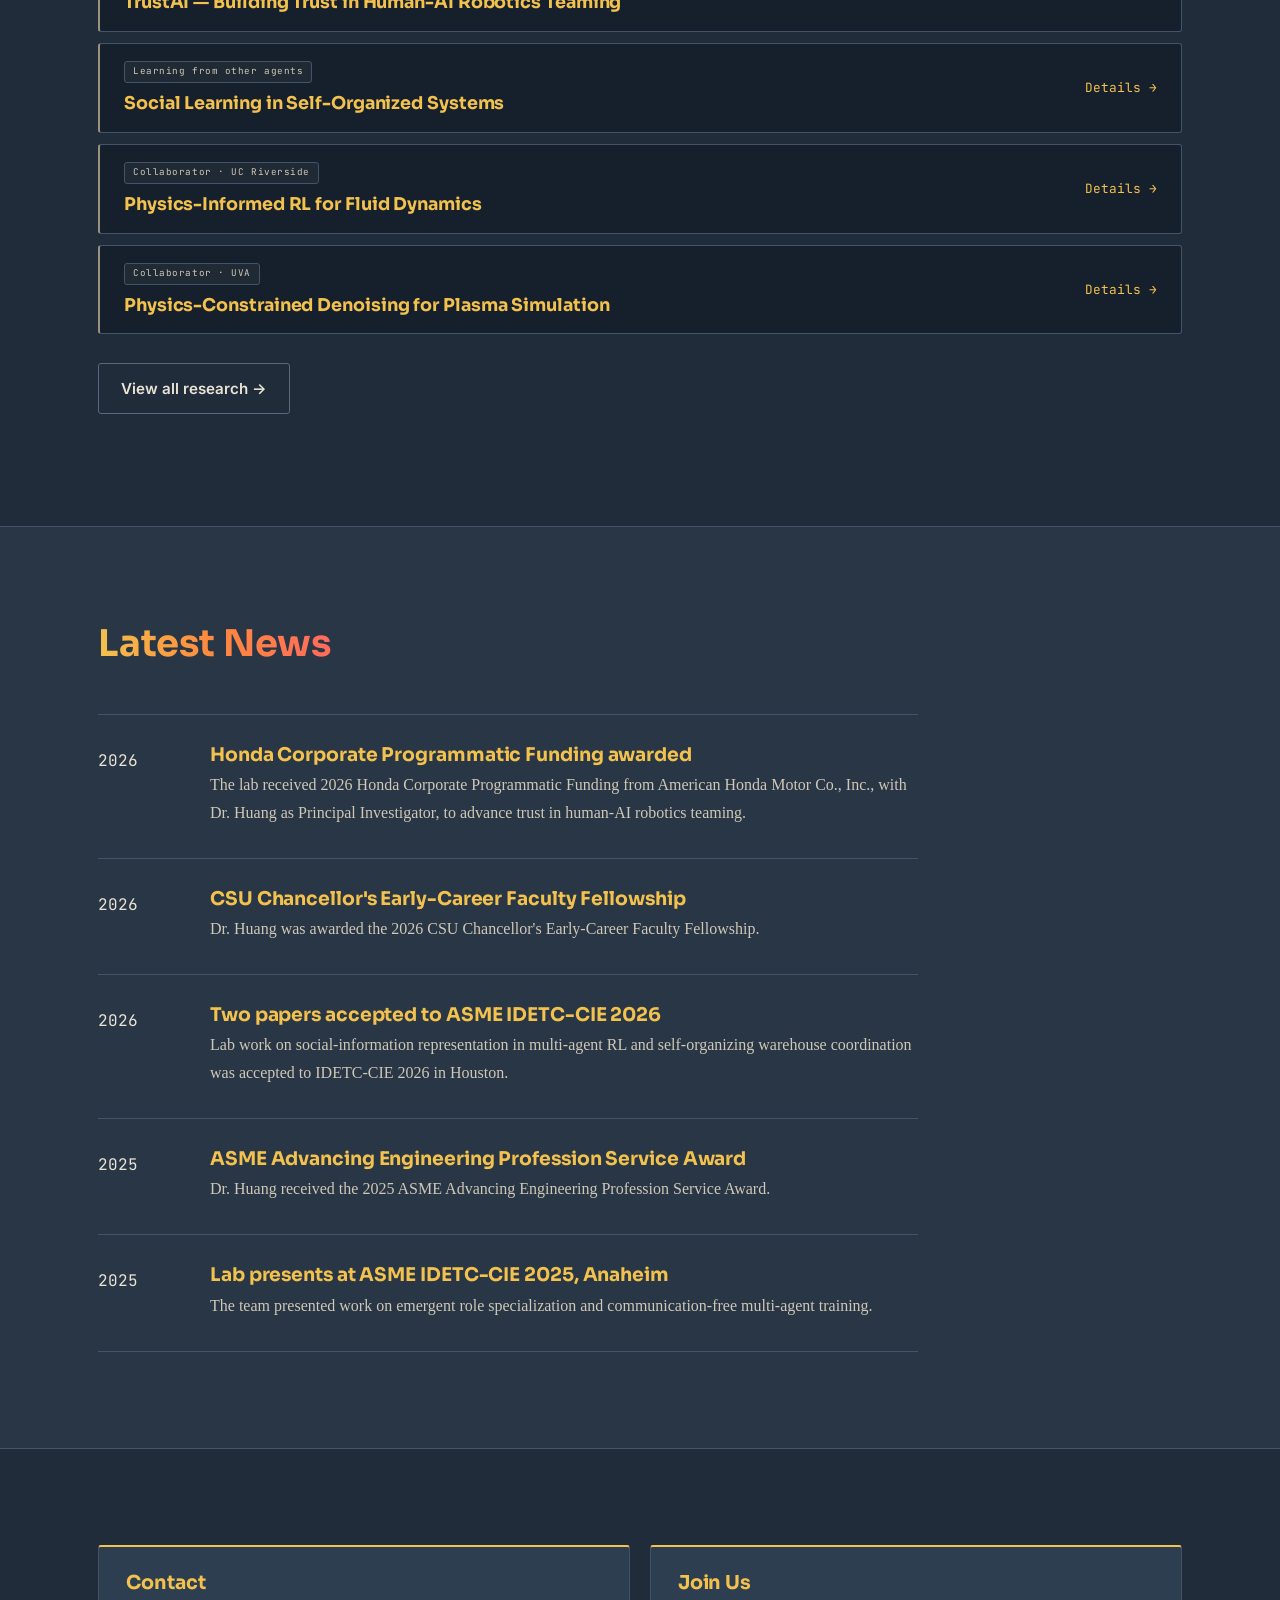
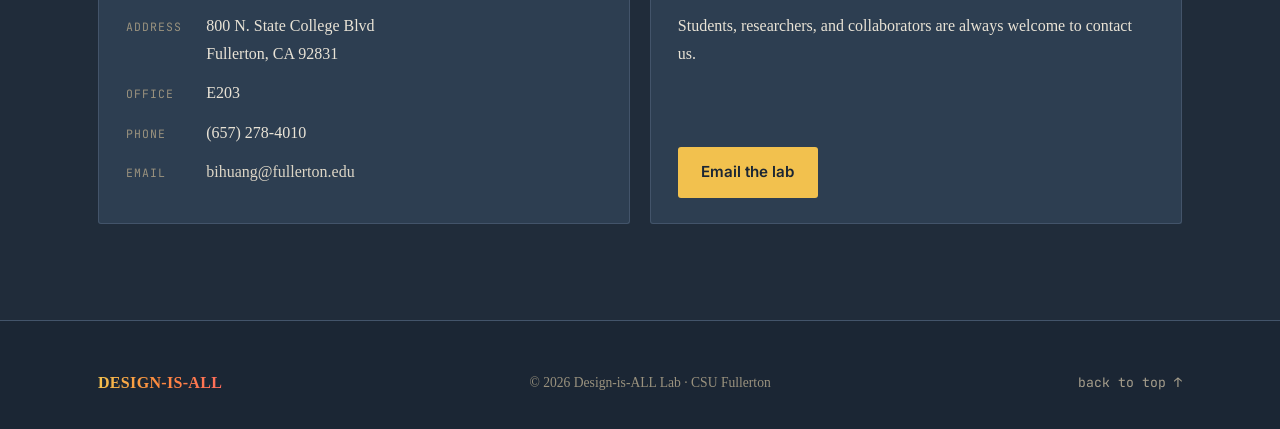
<file: preview.html>
<!DOCTYPE html>
<html lang="en">
<head>
  <meta charset="UTF-8" />
  <meta name="viewport" content="width=device-width, initial-scale=1.0" />
  <title>Design-is-ALL Lab · CSU Fullerton</title>
  <meta name="description" content="Design for Intelligent Systems and Learning Laboratory — multi-agent reinforcement learning, self-organizing systems, and trustworthy AI at CSU Fullerton." />
  <link rel="preconnect" href="https://fonts.googleapis.com" />
  <link rel="preconnect" href="https://fonts.gstatic.com" crossorigin />
  <link href="https://fonts.googleapis.com/css2?family=Fraunces:opsz,wght@9..144,600;9..144,700&family=Sora:wght@300;400;500;600;700;800&family=Inter:wght@400;500;600;700&family=JetBrains+Mono:wght@400;500&display=swap" rel="stylesheet" />
  <link rel="stylesheet" href="assets/css/style.css" />
</head>
<body>

  <header class="site-header" id="top">
    <div class="container nav-inner">
      <a class="brand" href="#home">
        <img class="brand-badge" src="assets/images/csuf-seal.svg" alt="California State University, Fullerton" width="40" height="40" />
        <span class="brand-text">Design-is-ALL</span>
      </a>
      <button class="nav-toggle" aria-label="Menu" aria-expanded="false" aria-controls="primary-nav"><span></span><span></span><span></span></button>
      <nav class="primary-nav" id="primary-nav" aria-label="Primary">
        <a href="#home">Home</a>
        <a href="#research">Research</a>
        <a href="people.html">People</a>
        <a href="publications.html">Publications</a>
        <a href="news.html">News</a>
        <a href="#contact">Contact</a>
      </nav>
    </div>
  </header>

  <main>
    <!-- HERO -->
    <section class="hero" id="home">
      <div class="container hero-inner">
        <p class="hero-short">Design-is-ALL</p>
        <h1>Design for Intelligent Systems and Learning Laboratory</h1>
        <p class="lead">We use learning-based methods to enable intelligent behaviors to emerge in multi-agent systems whose capabilities can address future engineering challenges.</p>
        <div class="hero-actions">
          <a class="btn btn-primary" href="#research">Explore research</a>
          <a class="btn btn-ghost" href="#contact">Join the lab &rarr;</a>
        </div>
      </div>
    </section>

    <!-- ABOUT THE LAB -->
    <section class="section band" id="about">
      <div class="container about-copy">
        <h2>About the Lab</h2>
        <p>The Design-is-ALL Lab investigates the fundamental mechanisms underlying learning-enabled self-organization. Our research focuses on designing trustworthy, intelligent, and autonomous systems that follow engineering principles and physical laws.</p>
        <p>Our work supports robot swarms, smart manufacturing, human-robot collaboration, and autonomous vehicles.</p>
      </div>
    </section>

    <!-- RESEARCH & PROJECTS (titles only — click through to the Research page) -->
    <section class="section" id="research">
      <div class="container">
        <div class="section-head">
          <h2>Research <span class="amp">&amp;</span> Projects</h2>
        </div>
        <div class="proj-grid">
          <a class="proj-card" href="research.html#smartsom">
            <div class="proj-main"><span class="tag">Collaborator · USC</span><h3>SmartSOM — Self-Organizing Manufacturing System Design</h3></div>
            <span class="proj-go">Details &rarr;</span>
          </a>
          <a class="proj-card" href="research.html#trustai">
            <div class="proj-main"><span class="tag">Sponsor · American Honda</span><h3>TrustAI — Building Trust in Human-AI Robotics Teaming</h3></div>
            <span class="proj-go">Details &rarr;</span>
          </a>
          <a class="proj-card" href="research.html#social-learning">
            <div class="proj-main"><span class="tag">Learning from other agents</span><h3>Social Learning in Self-Organized Systems</h3></div>
            <span class="proj-go">Details &rarr;</span>
          </a>
          <a class="proj-card" href="research.html#physics-rl">
            <div class="proj-main"><span class="tag">Collaborator · UC Riverside</span><h3>Physics-Informed RL for Fluid Dynamics</h3></div>
            <span class="proj-go">Details &rarr;</span>
          </a>
          <a class="proj-card" href="research.html#plasma">
            <div class="proj-main"><span class="tag">Collaborator · UVA</span><h3>Physics-Constrained Denoising for Plasma Simulation</h3></div>
            <span class="proj-go">Details &rarr;</span>
          </a>
        </div>
        <p class="research-more"><a class="btn btn-ghost" href="research.html">View all research &rarr;</a></p>
      </div>
    </section>

    <!-- LATEST NEWS -->
    <section class="section band" id="news">
      <div class="container">
        <div class="section-head">
          <h2>Latest News</h2>
        </div>
        <div class="news">
          <div class="news-item"><div class="date">2026</div><div><h3>Honda Corporate Programmatic Funding awarded</h3><p>The lab received 2026 Honda Corporate Programmatic Funding from American Honda Motor Co., Inc., with Dr. Huang as Principal Investigator, to advance trust in human-AI robotics teaming.</p></div></div>
          <div class="news-item"><div class="date">2026</div><div><h3>CSU Chancellor's Early-Career Faculty Fellowship</h3><p>Dr. Huang was awarded the 2026 CSU Chancellor's Early-Career Faculty Fellowship.</p></div></div>
          <div class="news-item"><div class="date">2026</div><div><h3>Two papers accepted to ASME IDETC-CIE 2026</h3><p>Lab work on social-information representation in multi-agent RL and self-organizing warehouse coordination was accepted to IDETC-CIE 2026 in Houston.</p></div></div>
          <div class="news-item"><div class="date">2025</div><div><h3>ASME Advancing Engineering Profession Service Award</h3><p>Dr. Huang received the 2025 ASME Advancing Engineering Profession Service Award.</p></div></div>
          <div class="news-item"><div class="date">2025</div><div><h3>Lab presents at ASME IDETC-CIE 2025, Anaheim</h3><p>The team presented work on emergent role specialization and communication-free multi-agent training.</p></div></div>
        </div>
      </div>
    </section>

    <!-- CONTACT & JOIN US -->
    <section class="section" id="contact">
      <div class="container">
        <div class="contact-join">
          <div class="cj-box">
            <h3>Contact</h3>
            <div class="sticker-row"><span class="s-label">Address</span><span class="s-val">800 N. State College Blvd<br/>Fullerton, CA 92831</span></div>
            <div class="sticker-row"><span class="s-label">Office</span><span class="s-val">E203</span></div>
            <div class="sticker-row"><span class="s-label">Phone</span><span class="s-val">(657) 278-4010</span></div>
            <div class="sticker-row"><span class="s-label">Email</span><span class="s-val"><a href="mailto:bihuang@fullerton.edu">bihuang@fullerton.edu</a></span></div>
          </div>
          <div class="cj-box">
            <h3>Join Us</h3>
            <p>Students, researchers, and collaborators are always welcome to contact us.</p>
            <a class="btn btn-primary" href="mailto:bihuang@fullerton.edu?subject=Design-is-ALL%20Lab%20inquiry">Email the lab</a>
          </div>
        </div>
      </div>
    </section>
  </main>

  <footer class="site-footer">
    <div class="container footer-inner">
      <span class="footer-brand">Design-is-ALL</span>
      <small>&copy; <span id="year">2026</span> Design-is-ALL Lab · CSU Fullerton</small>
      <a href="#top" class="to-top">back to top &uarr;</a>
    </div>
  </footer>

  <script src="assets/js/main.js"></script>
</body>
</html>
</file>
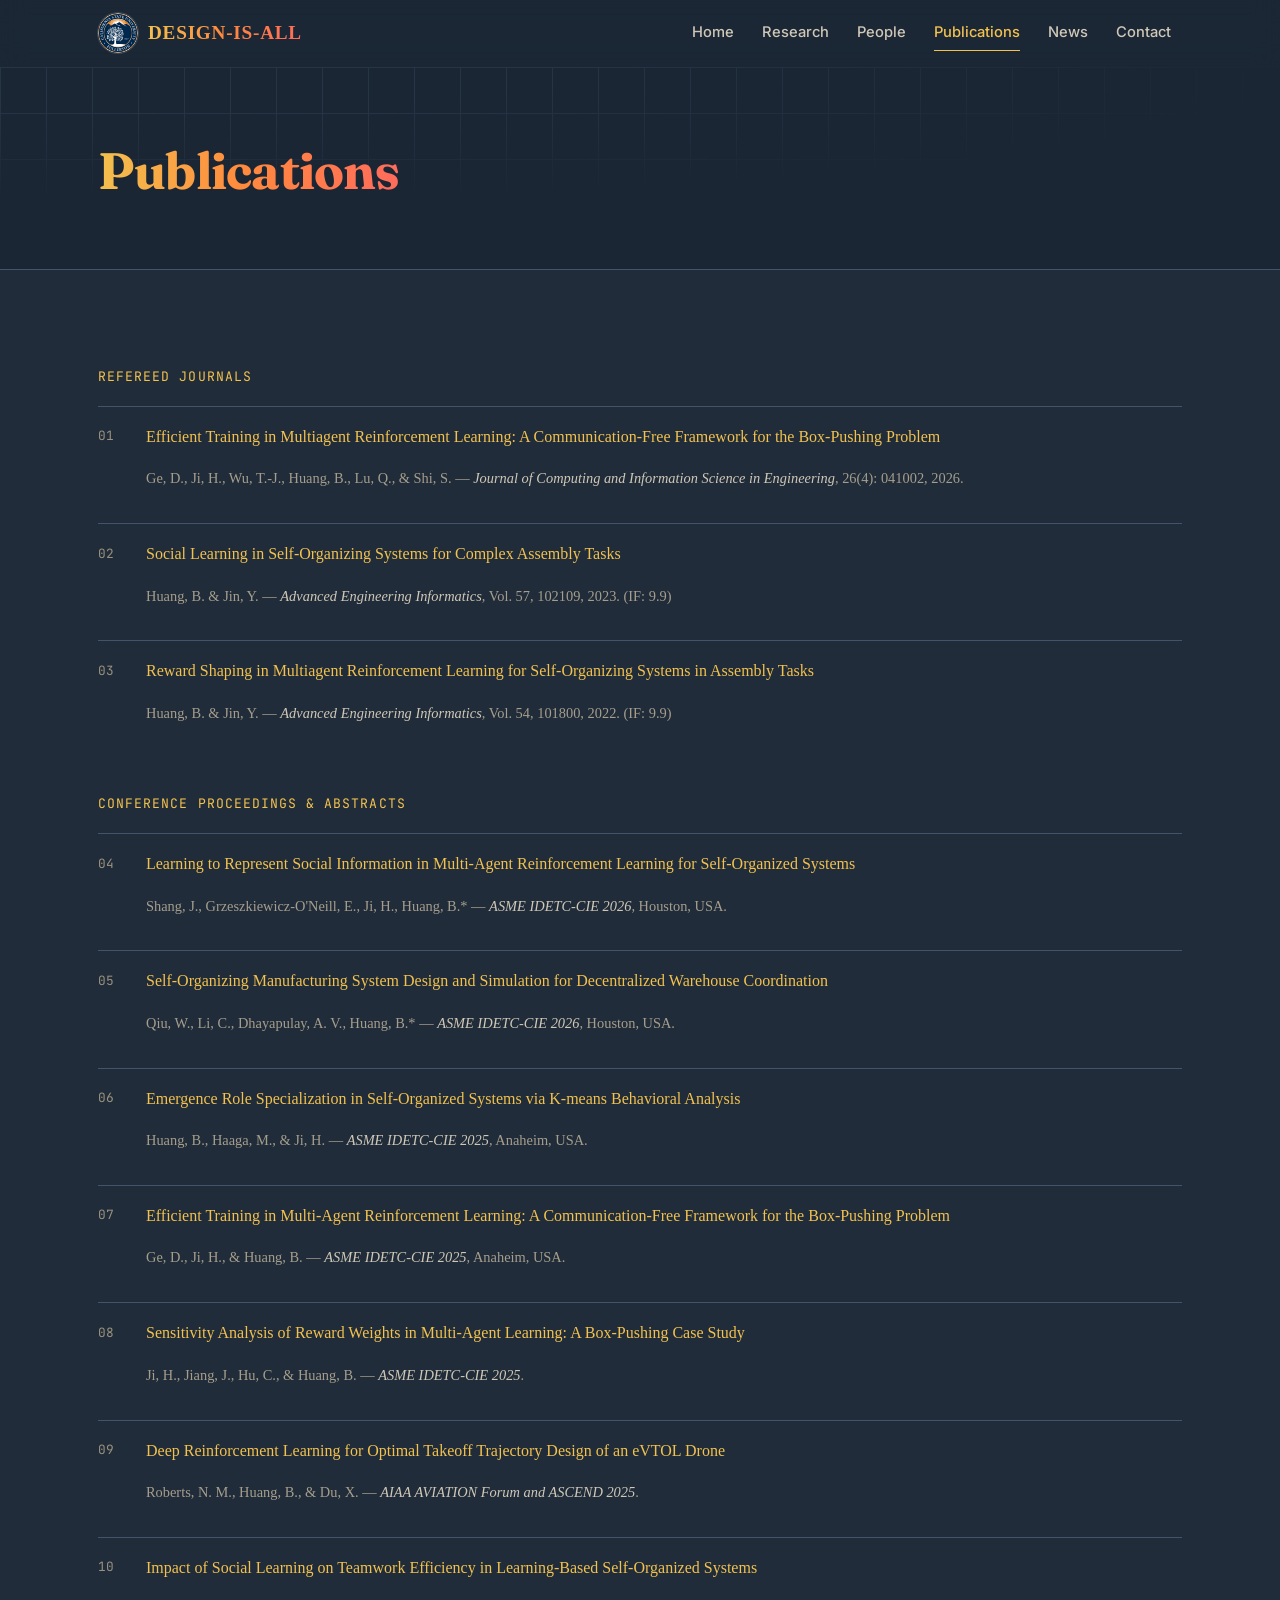
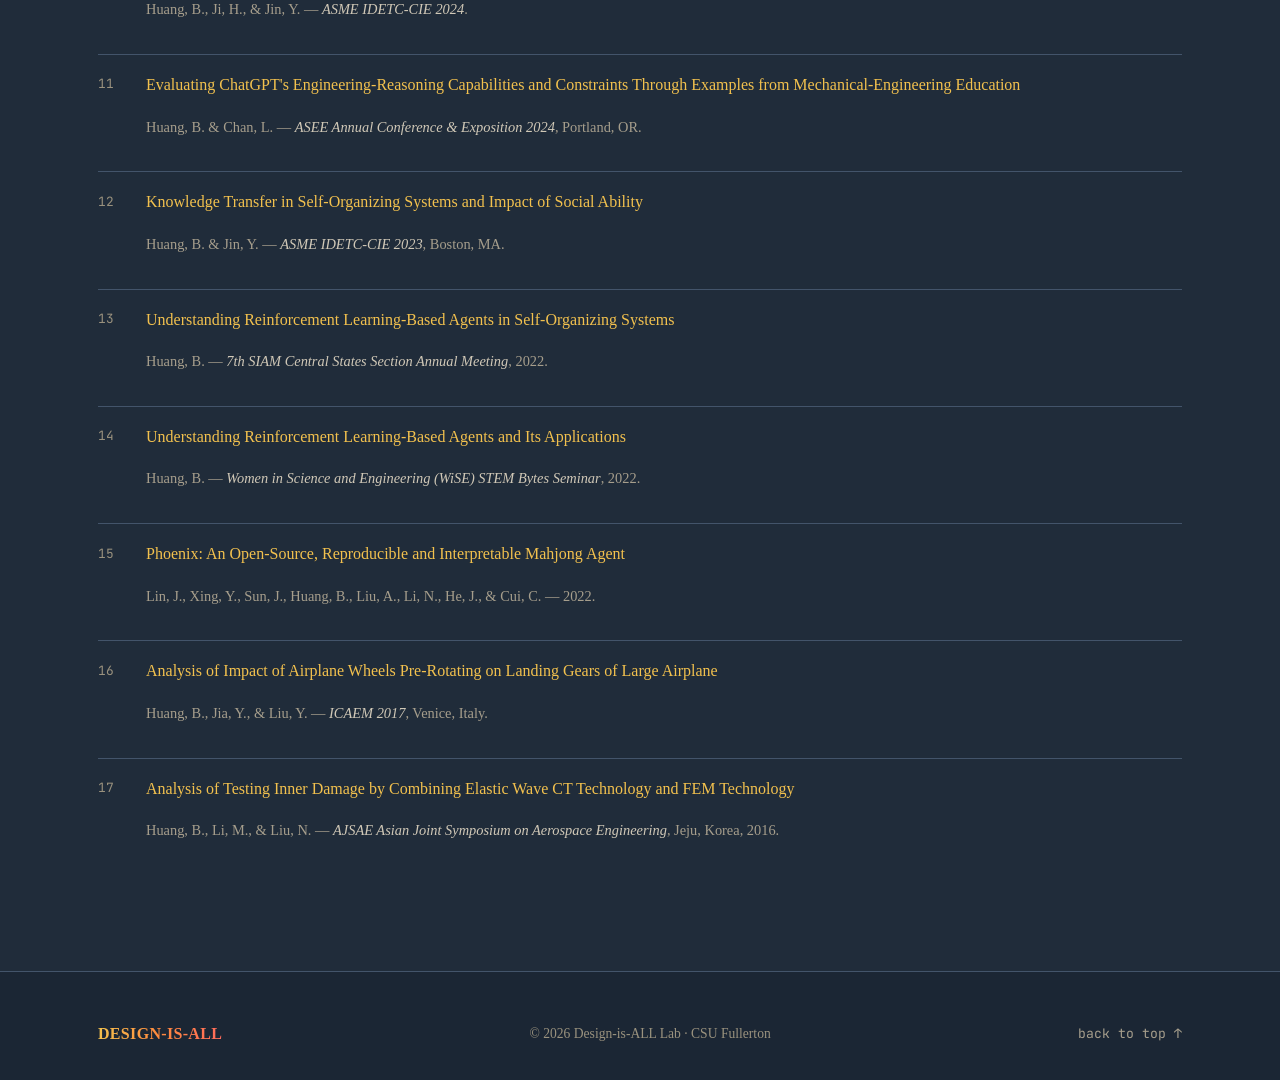
<file: publications.html>
<!DOCTYPE html>
<html lang="en">
<head>
  <meta charset="UTF-8" />
  <meta name="viewport" content="width=device-width, initial-scale=1.0" />
  <title>Publications · Design-is-ALL Lab</title>
  <meta name="description" content="Publications of the Design-is-ALL Lab — multi-agent reinforcement learning and self-organizing systems, listed by year." />
  <link rel="preconnect" href="https://fonts.googleapis.com" />
  <link rel="preconnect" href="https://fonts.gstatic.com" crossorigin />
  <link href="https://fonts.googleapis.com/css2?family=Fraunces:opsz,wght@9..144,600;9..144,700&family=Sora:wght@300;400;500;600;700;800&family=Inter:wght@400;500;600;700&family=JetBrains+Mono:wght@400;500&display=swap" rel="stylesheet" />
  <link rel="stylesheet" href="assets/css/style.css" />
</head>
<body>

  <header class="site-header" id="top">
    <div class="container nav-inner">
      <a class="brand" href="index.html">
        <img class="brand-badge" src="assets/images/csuf-seal.svg" alt="California State University, Fullerton" width="40" height="40" />
        <span class="brand-text">Design-is-ALL</span>
      </a>
      <button class="nav-toggle" aria-label="Menu" aria-expanded="false" aria-controls="primary-nav"><span></span><span></span><span></span></button>
      <nav class="primary-nav" id="primary-nav" aria-label="Primary">
        <a href="index.html">Home</a>
        <a href="research.html">Research</a>
        <a href="people.html">People</a>
        <a href="publications.html" class="active">Publications</a>
        <a href="news.html">News</a>
        <a href="contact.html">Contact</a>
      </nav>
    </div>
  </header>

  <main>
    <!-- PAGE HERO -->
    <section class="subhero">
      <div class="container">
        <h1>Publications</h1>
      </div>
    </section>

    <section class="section">
      <div class="container">

        <div class="pub-group">REFEREED JOURNALS</div>
        <ol class="pub-list">
          <li class="pub"><div><p class="t"><a href="https://scholar.google.com/citations?view_op=view_citation&amp;hl=en&amp;user=mTX4-CkAAAAJ&amp;citation_for_view=mTX4-CkAAAAJ:Tyk-4Ss8FVUC">Efficient Training in Multiagent Reinforcement Learning: A Communication-Free Framework for the Box-Pushing Problem</a></p><p class="m">Ge, D., Ji, H., Wu, T.-J., Huang, B., Lu, Q., &amp; Shi, S. — <em>Journal of Computing and Information Science in Engineering</em>, 26(4): 041002, 2026.</p></div></li>
          <li class="pub"><div><p class="t"><a href="https://www.sciencedirect.com/science/article/abs/pii/S1474034623002379?via%3Dihub">Social Learning in Self-Organizing Systems for Complex Assembly Tasks</a></p><p class="m">Huang, B. &amp; Jin, Y. — <em>Advanced Engineering Informatics</em>, Vol. 57, 102109, 2023. (IF: 9.9)</p></div></li>
          <li class="pub"><div><p class="t"><a href="https://www.sciencedirect.com/science/article/abs/pii/S1474034622002580?via%3Dihub">Reward Shaping in Multiagent Reinforcement Learning for Self-Organizing Systems in Assembly Tasks</a></p><p class="m">Huang, B. &amp; Jin, Y. — <em>Advanced Engineering Informatics</em>, Vol. 54, 101800, 2022. (IF: 9.9)</p></div></li>
        </ol>

        <div class="pub-group">CONFERENCE PROCEEDINGS &amp; ABSTRACTS</div>
        <ol class="pub-list">
          <li class="pub"><div><p class="t"><a href="https://event.asme.org/IDETC-CIE">Learning to Represent Social Information in Multi-Agent Reinforcement Learning for Self-Organized Systems</a></p><p class="m">Shang, J., Grzeszkiewicz-O'Neill, E., Ji, H., Huang, B.* — <em>ASME IDETC-CIE 2026</em>, Houston, USA.</p></div></li>
          <li class="pub"><div><p class="t"><a href="https://event.asme.org/IDETC-CIE">Self-Organizing Manufacturing System Design and Simulation for Decentralized Warehouse Coordination</a></p><p class="m">Qiu, W., Li, C., Dhayapulay, A. V., Huang, B.* — <em>ASME IDETC-CIE 2026</em>, Houston, USA.</p></div></li>
          <li class="pub"><div><p class="t"><a href="https://event.asme.org/IDETC-CIE">Emergence Role Specialization in Self-Organized Systems via K-means Behavioral Analysis</a></p><p class="m">Huang, B., Haaga, M., &amp; Ji, H. — <em>ASME IDETC-CIE 2025</em>, Anaheim, USA.</p></div></li>
          <li class="pub"><div><p class="t"><a href="https://event.asme.org/IDETC-CIE">Efficient Training in Multi-Agent Reinforcement Learning: A Communication-Free Framework for the Box-Pushing Problem</a></p><p class="m">Ge, D., Ji, H., &amp; Huang, B. — <em>ASME IDETC-CIE 2025</em>, Anaheim, USA.</p></div></li>
          <li class="pub"><div><p class="t"><a href="https://event.asme.org/IDETC-CIE">Sensitivity Analysis of Reward Weights in Multi-Agent Learning: A Box-Pushing Case Study</a></p><p class="m">Ji, H., Jiang, J., Hu, C., &amp; Huang, B. — <em>ASME IDETC-CIE 2025</em>.</p></div></li>
          <li class="pub"><div><p class="t"><a href="https://arc.aiaa.org/doi/abs/10.2514/6.2025-3800">Deep Reinforcement Learning for Optimal Takeoff Trajectory Design of an eVTOL Drone</a></p><p class="m">Roberts, N. M., Huang, B., &amp; Du, X. — <em>AIAA AVIATION Forum and ASCEND 2025</em>.</p></div></li>
          <li class="pub"><div><p class="t"><a href="https://asmedigitalcollection.asme.org/IDETC-CIE/proceedings-abstract/IDETC-CIE2024/88377/1208912">Impact of Social Learning on Teamwork Efficiency in Learning-Based Self-Organized Systems</a></p><p class="m">Huang, B., Ji, H., &amp; Jin, Y. — <em>ASME IDETC-CIE 2024</em>.</p></div></li>
          <li class="pub"><div><p class="t"><a href="https://nemo.asee.org/public/conferences/344/papers/43025/view">Evaluating ChatGPT's Engineering-Reasoning Capabilities and Constraints Through Examples from Mechanical-Engineering Education</a></p><p class="m">Huang, B. &amp; Chan, L. — <em>ASEE Annual Conference &amp; Exposition 2024</em>, Portland, OR.</p></div></li>
          <li class="pub"><div><p class="t"><a href="https://asmedigitalcollection.asme.org/IDETC-CIE/proceedings-abstract/IDETC-CIE2023/87318/1170525">Knowledge Transfer in Self-Organizing Systems and Impact of Social Ability</a></p><p class="m">Huang, B. &amp; Jin, Y. — <em>ASME IDETC-CIE 2023</em>, Boston, MA.</p></div></li>
          <li class="pub"><div><p class="t"><a href="https://siamcss2022.okstate.edu/speaker/93-pages/382-ms15">Understanding Reinforcement Learning-Based Agents in Self-Organizing Systems</a></p><p class="m">Huang, B. — <em>7th SIAM Central States Section Annual Meeting</em>, 2022.</p></div></li>
          <li class="pub"><div><p class="t">Understanding Reinforcement Learning-Based Agents and Its Applications</p><p class="m">Huang, B. — <em>Women in Science and Engineering (WiSE) STEM Bytes Seminar</em>, 2022.</p></div></li>
          <li class="pub"><div><p class="t"><a href="https://csci527-phoenix.github.io/documents/Paper.pdf">Phoenix: An Open-Source, Reproducible and Interpretable Mahjong Agent</a></p><p class="m">Lin, J., Xing, Y., Sun, J., Huang, B., Liu, A., Li, N., He, J., &amp; Cui, C. — 2022.</p></div></li>
          <li class="pub"><div><p class="t"><a href="https://publications.waset.org/abstracts/75746/analysis-of-impact-of-airplane-wheels-pre-rotating-on-landing-gears-of-large-airplane">Analysis of Impact of Airplane Wheels Pre-Rotating on Landing Gears of Large Airplane</a></p><p class="m">Huang, B., Jia, Y., &amp; Liu, Y. — <em>ICAEM 2017</em>, Venice, Italy.</p></div></li>
          <li class="pub"><div><p class="t"><a href="https://sase.or.kr/Conference/ConferenceView.asp?AC=1&amp;CODE=CS20160101&amp;CpPage=14">Analysis of Testing Inner Damage by Combining Elastic Wave CT Technology and FEM Technology</a></p><p class="m">Huang, B., Li, M., &amp; Liu, N. — <em>AJSAE Asian Joint Symposium on Aerospace Engineering</em>, Jeju, Korea, 2016.</p></div></li>
        </ol>

      </div>
    </section>
  </main>

  <footer class="site-footer">
    <div class="container footer-inner">
      <span class="footer-brand">Design-is-ALL</span>
      <small>&copy; <span id="year">2026</span> Design-is-ALL Lab · CSU Fullerton</small>
      <a href="#top" class="to-top">back to top &uarr;</a>
    </div>
  </footer>

  <script src="assets/js/main.js"></script>
</body>
</html>
</file>
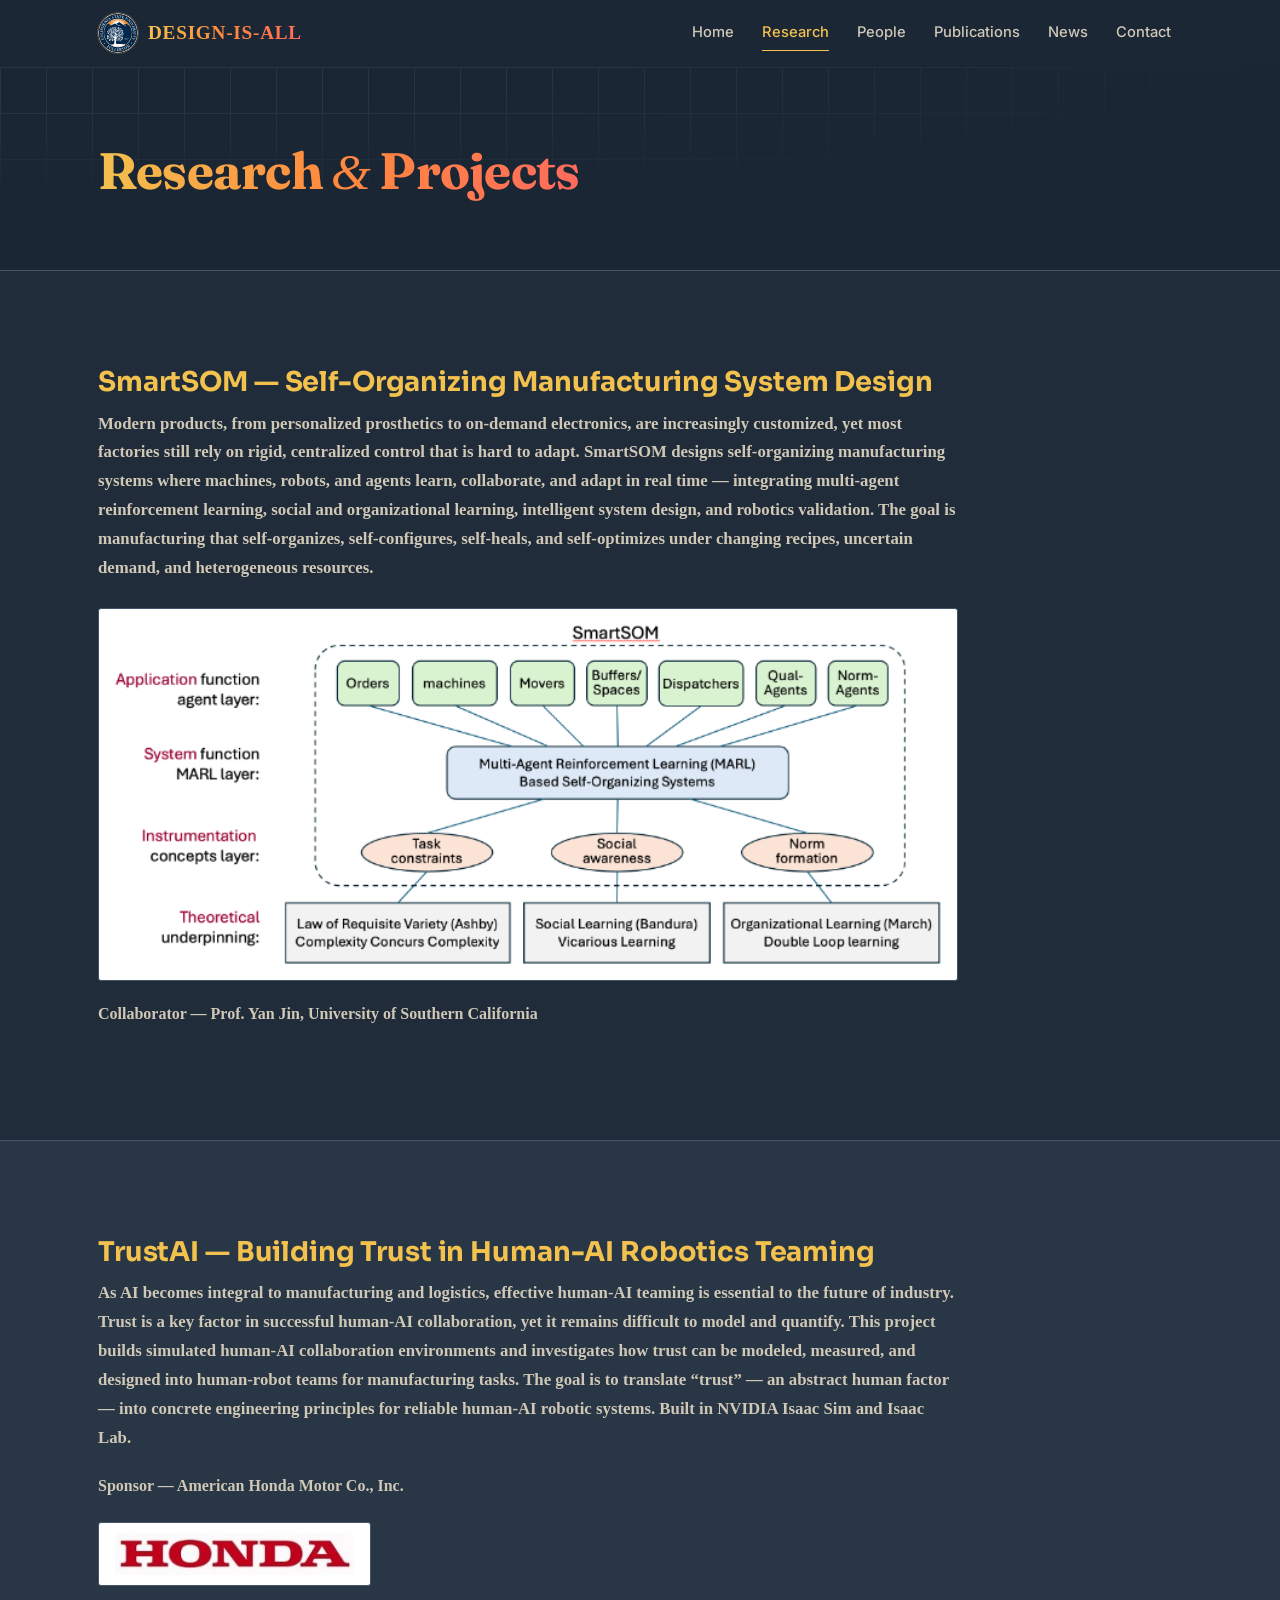
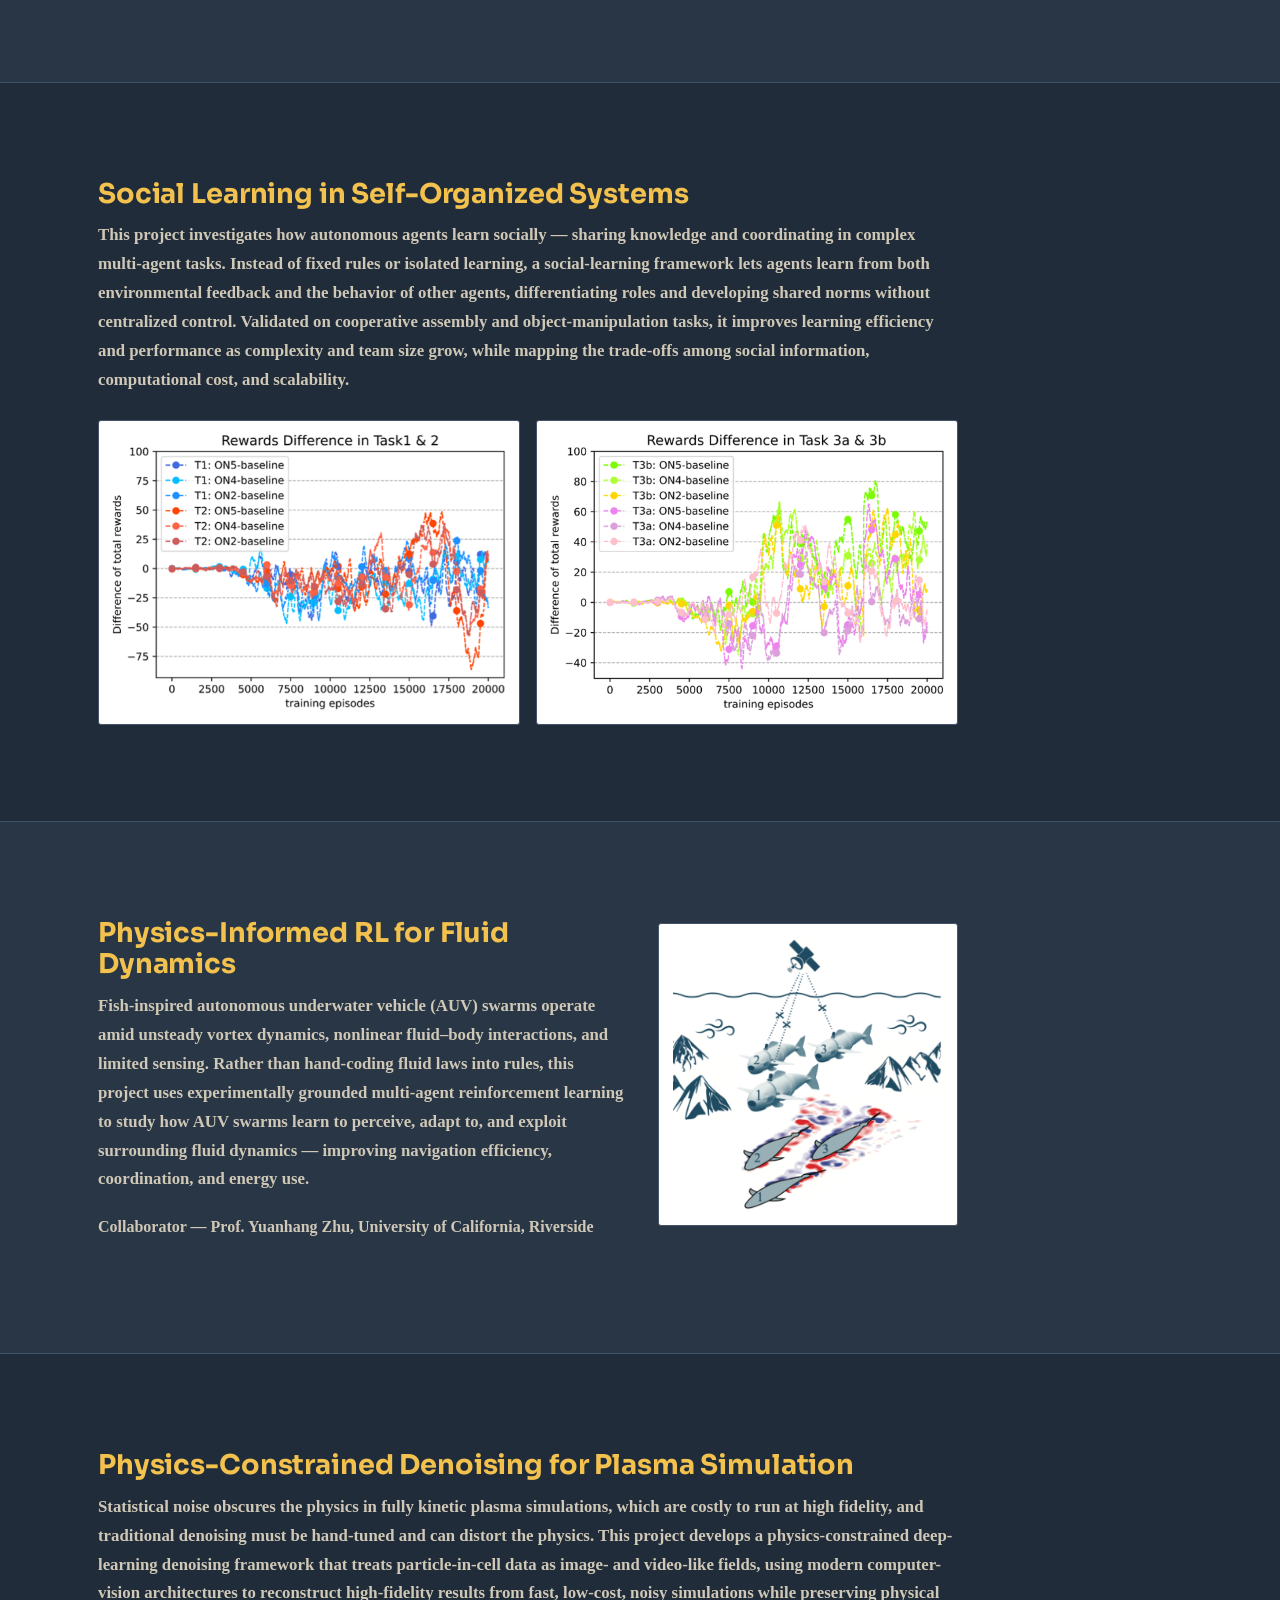
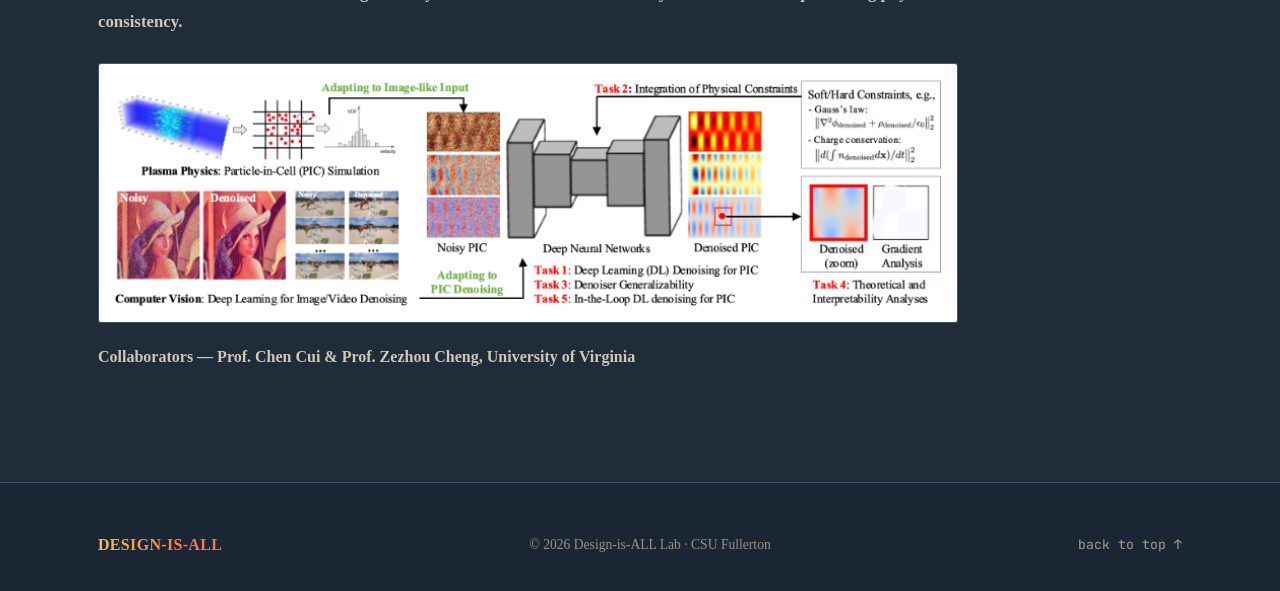
<file: research.html>
<!DOCTYPE html>
<html lang="en">
<head>
  <meta charset="UTF-8" />
  <meta name="viewport" content="width=device-width, initial-scale=1.0" />
  <title>Research · Design-is-ALL Lab</title>
  <meta name="description" content="Research & projects at the Design-is-ALL Lab — self-organizing manufacturing, human-AI teaming, social learning, physics-informed RL, and physics-constrained deep learning." />
  <link rel="preconnect" href="https://fonts.googleapis.com" />
  <link rel="preconnect" href="https://fonts.gstatic.com" crossorigin />
  <link href="https://fonts.googleapis.com/css2?family=Fraunces:opsz,wght@9..144,600;9..144,700&family=Sora:wght@300;400;500;600;700;800&family=Inter:wght@400;500;600;700&family=JetBrains+Mono:wght@400;500&display=swap" rel="stylesheet" />
  <link rel="stylesheet" href="assets/css/style.css" />
</head>
<body>

  <header class="site-header" id="top">
    <div class="container nav-inner">
      <a class="brand" href="index.html">
        <img class="brand-badge" src="assets/images/csuf-seal.svg" alt="California State University, Fullerton" width="40" height="40" />
        <span class="brand-text">Design-is-ALL</span>
      </a>
      <button class="nav-toggle" aria-label="Menu" aria-expanded="false" aria-controls="primary-nav"><span></span><span></span><span></span></button>
      <nav class="primary-nav" id="primary-nav" aria-label="Primary">
        <a href="index.html">Home</a>
        <a href="research.html" class="active">Research</a>
        <a href="people.html">People</a>
        <a href="publications.html">Publications</a>
        <a href="news.html">News</a>
        <a href="contact.html">Contact</a>
      </nav>
    </div>
  </header>

  <main>
    <!-- PAGE HERO -->
    <section class="subhero">
      <div class="container">
        <h1>Research <span class="amp">&amp;</span> Projects</h1>
      </div>
    </section>

    <!-- 01 SmartSOM -->
    <section class="section" id="smartsom">
      <div class="container">
        <div class="rproj-body">
          <h2>SmartSOM — Self-Organizing Manufacturing System Design</h2>
          <p>Modern products, from personalized prosthetics to on-demand electronics, are increasingly customized, yet most factories still rely on rigid, centralized control that is hard to adapt. SmartSOM designs self-organizing manufacturing systems where machines, robots, and agents learn, collaborate, and adapt in real time — integrating multi-agent reinforcement learning, social and organizational learning, intelligent system design, and robotics validation. The goal is manufacturing that self-organizes, self-configures, self-heals, and self-optimizes under changing recipes, uncertain demand, and heterogeneous resources.</p>
          <figure class="rfig"><img src="assets/images/research-som.png" alt="SmartSOM self-organizing manufacturing system diagram" /></figure>
          <p class="meta">Collaborator — Prof. Yan Jin, University of Southern California</p>
        </div>
      </div>
    </section>

    <!-- 02 TrustAI -->
    <section class="section band" id="trustai">
      <div class="container">
        <div class="rproj-body">
          <h2>TrustAI — Building Trust in Human-AI Robotics Teaming</h2>
          <p>As AI becomes integral to manufacturing and logistics, effective human-AI teaming is essential to the future of industry. Trust is a key factor in successful human-AI collaboration, yet it remains difficult to model and quantify. This project builds simulated human-AI collaboration environments and investigates how trust can be modeled, measured, and designed into human-robot teams for manufacturing tasks. The goal is to translate “trust” — an abstract human factor — into concrete engineering principles for reliable human-AI robotic systems. Built in NVIDIA Isaac Sim and Isaac Lab.</p>
          <p class="meta">Sponsor — American Honda Motor Co., Inc.</p>
          <div class="sponsor-logo"><img src="assets/images/honda.jpg" alt="American Honda Motor Co., Inc." /></div>
        </div>
      </div>
    </section>

    <!-- 03 Social Learning -->
    <section class="section" id="social-learning">
      <div class="container">
        <div class="rproj-body">
          <h2>Social Learning in Self-Organized Systems</h2>
          <p>This project investigates how autonomous agents learn socially — sharing knowledge and coordinating in complex multi-agent tasks. Instead of fixed rules or isolated learning, a social-learning framework lets agents learn from both environmental feedback and the behavior of other agents, differentiating roles and developing shared norms without centralized control. Validated on cooperative assembly and object-manipulation tasks, it improves learning efficiency and performance as complexity and team size grow, while mapping the trade-offs among social information, computational cost, and scalability.</p>
          <div class="fig-row">
            <figure><img src="assets/images/research-social-2.png" alt="Social learning — figure 2" /></figure>
            <figure><img src="assets/images/research-social-3.png" alt="Social learning — figure 3" /></figure>
          </div>
        </div>
      </div>
    </section>

    <!-- 04 Physics-Informed RL -->
    <section class="section band" id="physics-rl">
      <div class="container">
        <div class="rproj-split">
          <div class="rproj-body">
            <h2>Physics-Informed RL for Fluid Dynamics</h2>
            <p>Fish-inspired autonomous underwater vehicle (AUV) swarms operate amid unsteady vortex dynamics, nonlinear fluid–body interactions, and limited sensing. Rather than hand-coding fluid laws into rules, this project uses experimentally grounded multi-agent reinforcement learning to study how AUV swarms learn to perceive, adapt to, and exploit surrounding fluid dynamics — improving navigation efficiency, coordination, and energy use.</p>
            <p class="meta">Collaborator — Prof. Yuanhang Zhu, University of California, Riverside</p>
          </div>
          <figure class="rfig rfig-side"><img src="assets/images/research-physics-rl.png" alt="Physics-informed reinforcement learning for fluid dynamics diagram" /></figure>
        </div>
      </div>
    </section>

    <!-- 05 Physics-Constrained Denoising -->
    <section class="section" id="plasma">
      <div class="container">
        <div class="rproj-body">
          <h2>Physics-Constrained Denoising for Plasma Simulation</h2>
          <p>Statistical noise obscures the physics in fully kinetic plasma simulations, which are costly to run at high fidelity, and traditional denoising must be hand-tuned and can distort the physics. This project develops a physics-constrained deep-learning denoising framework that treats particle-in-cell data as image- and video-like fields, using modern computer-vision architectures to reconstruct high-fidelity results from fast, low-cost, noisy simulations while preserving physical consistency.</p>
          <figure class="rfig"><img src="assets/images/research-plasma.png" alt="Physics-constrained denoising for plasma simulation diagram" /></figure>
          <p class="meta">Collaborators — Prof. Chen Cui &amp; Prof. Zezhou Cheng, University of Virginia</p>
        </div>
      </div>
    </section>
  </main>

  <footer class="site-footer">
    <div class="container footer-inner">
      <span class="footer-brand">Design-is-ALL</span>
      <small>&copy; <span id="year">2026</span> Design-is-ALL Lab · CSU Fullerton</small>
      <a href="#top" class="to-top">back to top &uarr;</a>
    </div>
  </footer>

  <script src="assets/js/main.js"></script>
</body>
</html>
</file>
<file: assets/css/style.css>
/* =========================================================
   Design-is-ALL Lab — "layered steel" theme
   Dark, immersive, rigorous. Silver + bronze accents.
   Recolor the whole site from the variables below.
   ========================================================= */

:root {
  /* layered steel — deep to light */
  --bg:        #202c3a;   /* page base — steel, not black */
  --bg-deep:   #1b2634;   /* hero / deepest bands — still steel */
  --bg-band:   #283645;   /* alternating section band */
  --panel:     #2d3e51;   /* cards */
  --panel-2:   #35485d;   /* raised / hover */
  --line:      #43546a;   /* hairline borders */
  --line-2:    #56697f;   /* stronger border */

  --steel-500: #9a927e;   /* warm faint labels */
  --steel-400: #a69e8c;   /* warm muted text */
  --steel-300: #d0c8b7;   /* warm secondary text */
  --steel-200: #e9e3d6;   /* warm strong body text (ivory) */

  --text:      #f2c14e;   /* headings — richer, warmer gold */
  --body:      #e9e3d6;   /* body copy — warm ivory */

  /* accents */
  --silver:    #ddd6c6;   /* warm link */
  --silver-dim:#bdb4a1;
  --bronze:    #f2c14e;   /* warm pop — richer gold */
  --bronze-dim:#b07c4d;

  --maxw: 1140px;
  --radius: 3px;          /* sharp, not pill */
  --font: 'Inter', system-ui, -apple-system, 'Segoe UI', Roboto, sans-serif;
  --serif: 'Palatino', 'Palatino Linotype', 'Book Antiqua', 'URW Palladio L', P052, Georgia, serif;
  --display:   'Fraunces', 'Palatino', Georgia, serif;   /* big title */
  --display-2: 'Sora', 'Inter', system-ui, sans-serif;   /* subtitles / section headings */
  --mono: 'JetBrains Mono', ui-monospace, 'SF Mono', Menlo, monospace;
}

* { box-sizing: border-box; }
html { scroll-behavior: smooth; scroll-padding-top: 78px; }
body {
  margin: 0;
  background: var(--bg);
  color: var(--body);
  font-family: var(--serif);
  line-height: 1.72;
  font-size: 16px;
  -webkit-font-smoothing: antialiased;
  text-rendering: optimizeLegibility;
}

h1, h2, h3, h4 { color: var(--text); font-optical-sizing: auto; font-weight: 700; line-height: 1.16; letter-spacing: -0.005em; margin: 0 0 .5em; }
h1 { font-family: var(--display); }             /* big title — Fraunces */
h2, h3, h4 { font-family: var(--display-2); }   /* subtitles — Sora */
/* section subtitles share the title's gradient; item titles (h3) stay solid gold */
h2 {
  color: #ff9a3d; /* fallback if gradient-text unsupported */
  background: linear-gradient(92deg, #f2c14e 0%, #ff8a3d 48%, #ff6b5c 100%);
  -webkit-background-clip: text; background-clip: text; -webkit-text-fill-color: transparent;
  width: fit-content;
}
/* keep UI chrome in the sans; body contents render in the serif (Palatino) */
.brand, .primary-nav a, .nav-cta, .btn, .footer-brand { font-family: var(--font); }
p { margin: 0 0 1rem; }
a { color: var(--silver); text-decoration: none; transition: color .15s; }
a:hover { color: var(--bronze); }
img { max-width: 100%; display: block; }
.amp { font-family: var(--serif); font-style: italic; font-weight: 400; }

.container { width: 100%; max-width: var(--maxw); margin: 0 auto; padding: 0 28px; }
.band { background: var(--bg-band); }

/* mono kicker / eyebrow */
.kicker {
  font-family: var(--mono);
  font-size: .78rem;
  letter-spacing: .12em;
  color: var(--bronze);
  margin: 0 0 1rem;
  display: block;
}

/* ---------- header / nav ---------- */
.site-header {
  position: sticky; top: 0; z-index: 60;
  background: rgba(27,38,52,.82);
  backdrop-filter: blur(12px) saturate(140%);
  border-bottom: 1px solid transparent;
  transition: border-color .25s, background .25s;
}
.site-header.scrolled { border-bottom-color: var(--line); background: rgba(27,38,52,.94); }
.nav-inner { display: flex; align-items: center; justify-content: space-between; height: 66px; }

.brand { display: inline-flex; align-items: center; gap: 10px; }
.brand-badge { flex: none; display: block; width: 40px; height: 40px; border-radius: 50%; box-shadow: 0 0 0 1px rgba(255,255,255,.14); }
.brand-text {
  font-family: var(--serif); font-weight: 700; font-size: 1.2rem; letter-spacing: .04em; text-transform: uppercase;
  color: #ff9a3d; /* fallback if gradient-text unsupported */
  background: linear-gradient(92deg, #f2c14e 0%, #ff8a3d 48%, #ff6b5c 100%);
  -webkit-background-clip: text; background-clip: text; -webkit-text-fill-color: transparent;
}
.brand .dot { color: var(--bronze); }
.brand .thin { color: var(--steel-400); font-weight: 400; }

.primary-nav { display: flex; align-items: center; gap: .35rem; }
.primary-nav a {
  color: var(--steel-300); font-size: .92rem; font-weight: 500;
  padding: .5rem .7rem; border-radius: var(--radius); position: relative;
}
.primary-nav a:hover { color: var(--text); }
.primary-nav a.active { color: var(--text); }
.primary-nav a.active::after {
  content: ""; position: absolute; left: .7rem; right: .7rem; bottom: .15rem;
  height: 1px; background: var(--bronze);
}
.nav-cta {
  color: var(--bg-deep) !important; background: var(--bronze);
  padding: .45rem 1rem !important; margin-left: .4rem; font-weight: 600;
}
.nav-cta:hover { background: #f7cd68; color: var(--bg-deep) !important; }

.nav-toggle { display: none; flex-direction: column; gap: 5px; background: none; border: 0; cursor: pointer; padding: 8px; }
.nav-toggle span { width: 24px; height: 2px; background: var(--steel-300); transition: .25s; }
.nav-toggle[aria-expanded="true"] span:nth-child(1) { transform: translateY(7px) rotate(45deg); }
.nav-toggle[aria-expanded="true"] span:nth-child(2) { opacity: 0; }
.nav-toggle[aria-expanded="true"] span:nth-child(3) { transform: translateY(-7px) rotate(-45deg); }

/* ---------- hero ---------- */
.hero { position: relative; background: var(--bg-deep); border-bottom: 1px solid var(--line); overflow: hidden; }
.hero::before {
  content: ""; position: absolute; inset: 0;
  background-image: linear-gradient(var(--line) 1px, transparent 1px), linear-gradient(90deg, var(--line) 1px, transparent 1px);
  background-size: 46px 46px; opacity: .35;
  -webkit-mask-image: radial-gradient(120% 90% at 15% 0%, #000 25%, transparent 75%);
          mask-image: radial-gradient(120% 90% at 15% 0%, #000 25%, transparent 75%);
}
.hero-inner { position: relative; z-index: 1; padding: 7.5rem 28px 6.5rem; max-width: 820px; }
.hero h1 {
  font-size: clamp(2.3rem, 5.5vw, 4rem);
  letter-spacing: -0.02em;
  margin-bottom: 1.1rem;
  color: #ff9a3d; /* fallback if gradient-text unsupported */
  background: linear-gradient(92deg, #f2c14e 0%, #ff8a3d 48%, #ff6b5c 100%);
  -webkit-background-clip: text;
          background-clip: text;
  -webkit-text-fill-color: transparent;
}
.hero .lead { font-size: clamp(1.05rem, 2vw, 1.25rem); color: var(--steel-200); font-weight: 600; max-width: 640px; }
.hero-short {
  font-family: var(--serif);                /* Palatino — the body/content voice */
  font-size: clamp(1.5rem, 3vw, 2.1rem);
  font-weight: 600;
  text-transform: uppercase;
  letter-spacing: .01em;
  line-height: 1.35;
  margin: 0 0 .7rem;
  width: fit-content;
  color: #ff9a3d; /* fallback if gradient-text unsupported */
  background: linear-gradient(92deg, #f2c14e 0%, #ff8a3d 48%, #ff6b5c 100%);
  -webkit-background-clip: text;
          background-clip: text;
  -webkit-text-fill-color: transparent;
}
.hero-actions { display: flex; flex-wrap: wrap; gap: .8rem; margin-top: 2.2rem; }

/* ---------- buttons ---------- */
.btn { display: inline-block; font-weight: 600; font-size: .95rem; padding: .72rem 1.4rem; border-radius: var(--radius); border: 1px solid transparent; transition: all .16s; cursor: pointer; }
.btn-primary { background: var(--bronze); color: var(--bg-deep); }
.btn-primary:hover { background: #f7cd68; color: var(--bg-deep); transform: translateY(-1px); }
.btn-ghost { border-color: var(--line-2); color: var(--steel-200); }
.btn-ghost:hover { border-color: var(--bronze); color: var(--bronze); }

/* ---------- sections ---------- */
.section { padding: 6rem 0; border-bottom: 1px solid var(--line); }
.section-head { max-width: 720px; margin-bottom: 3rem; }
.section-head h2 { font-size: clamp(1.7rem, 3.5vw, 2.3rem); }
.section-sub { color: var(--steel-400); font-size: 1.05rem; margin: 0; }

/* ---------- home extras ---------- */
.about-copy { max-width: 820px; }
.about-copy p { color: var(--steel-200); font-size: 1.3rem; line-height: 1.75; }
.about-copy h2 { color: var(--steel-200); background: none; -webkit-text-fill-color: var(--steel-200); font-size: clamp(1.9rem, 4vw, 2.6rem); }
.about-grid { display: grid; grid-template-columns: auto 1fr; gap: 1.2rem; align-items: start; }
.about-head h2 {
  writing-mode: vertical-rl; transform: rotate(180deg); line-height: 1; margin: 0;
  font-family: var(--serif); color: var(--steel-200); font-weight: 400; background: none; -webkit-text-fill-color: var(--steel-200);
}
.about-body p { color: var(--steel-200); font-size: 1.08rem; }
.about-body p:last-child { margin-bottom: 0; }
@media (max-width: 760px) {
  .about-grid { grid-template-columns: 1fr; gap: 1rem; }
  .about-head h2 { writing-mode: horizontal-tb; }
}

/* ---------- research / project tiles ---------- */
.tiles { display: grid; grid-template-columns: repeat(2, 1fr); gap: 1.25rem; }
.tile {
  background: var(--panel); border: 1px solid var(--line); border-top: 2px solid var(--steel-500);
  border-radius: var(--radius); padding: 1.7rem 1.6rem; transition: border-color .18s, transform .18s, background .18s;
}
.tile:hover { transform: translateY(-3px); border-top-color: var(--bronze); background: var(--panel-2); }
.tile .num { font-family: var(--mono); font-size: .82rem; color: var(--bronze); }
.tile h3 { font-size: 1.22rem; margin: .5rem 0 .6rem; }
.tile p { color: var(--steel-300); margin: 0; font-size: .98rem; }
.tile .meta { margin-top: 1rem; font-size: .85rem; color: var(--steel-400); font-family: var(--mono); }
.tile .meta a { color: var(--steel-300); }
.tile .meta a:hover { color: var(--bronze); }
.tag { display: inline-block; font-family: var(--mono); font-size: .72rem; letter-spacing: .05em; color: var(--silver-dim); border: 1px solid var(--line-2); padding: .2rem .55rem; border-radius: var(--radius); margin-bottom: .9rem; }

/* ---------- people ---------- */
.pi { display: grid; grid-template-columns: 150px 1fr; gap: 2rem; align-items: start; }
.pi-photo { width: 150px; height: 150px; border-radius: 50%; overflow: hidden; background: var(--panel-2); border: 1px solid var(--line-2); }
.pi-photo img { width: 100%; height: 100%; object-fit: cover; display: block; }
.pi h3 { font-size: 1.4rem; margin-bottom: .2rem; }
.pi .role { color: var(--bronze); font-family: var(--mono); font-size: .85rem; margin-bottom: 1rem; }
.pi .bio p { color: var(--steel-300); font-size: .96rem; }

.people-sub { font-family: var(--mono); font-size: .8rem; letter-spacing: .1em; color: var(--steel-400); margin: 2.6rem 0 1.1rem; padding-bottom: .5rem; border-bottom: 1px solid var(--line); }
.people-grid { display: grid; grid-template-columns: repeat(4, 1fr); gap: .7rem; }
.person { background: var(--panel); border: 1px solid var(--line); border-radius: var(--radius); padding: .8rem .9rem; transition: border-color .15s; }
.person:hover { border-color: var(--line-2); }
.person .n { color: var(--text); font-size: .95rem; font-weight: 500; }
.person .d { color: var(--steel-400); font-size: .82rem; }
.person a { color: inherit; }
.person a:hover .n { color: var(--bronze); }
.collab-grid { display: grid; grid-template-columns: repeat(2, 1fr); gap: .8rem; }
.collab { display: flex; align-items: center; gap: .9rem; background: var(--panel); border: 1px solid var(--line); border-left: 2px solid var(--steel-500); border-radius: 0; padding: .9rem 1.1rem; }
.collab-photo { width: 54px; height: 54px; border-radius: 50%; object-fit: cover; flex: none; border: 1px solid var(--line-2); }
.collab-text { min-width: 0; }
.collab .n { color: var(--text); font-weight: 500; }
.collab .d { color: var(--steel-400); font-size: .88rem; }

/* ---------- publications ---------- */
.pub-group { font-family: var(--mono); font-size: .82rem; letter-spacing: .08em; color: var(--bronze); margin: 2.2rem 0 1.1rem; }
.pub-group:first-of-type { margin-top: 0; }
.pub-list { list-style: none; margin: 0; padding: 0; }
.pub-list:first-of-type { counter-reset: pub; }
.pub {
  display: grid; grid-template-columns: 2.4rem 1fr; gap: .6rem; padding: 1rem 0; border-top: 1px solid var(--line);
}
.pub::before { counter-increment: pub; content: counter(pub, decimal-leading-zero); font-family: var(--mono); font-size: .8rem; color: var(--steel-500); padding-top: .15rem; }
.pub .t { color: var(--text); font-weight: 500; }
.pub .t a { color: var(--text); }
.pub .t a:hover { color: #f7cd68; }
.pub .m { color: var(--steel-400); font-size: .9rem; }
.pub .m em { color: var(--steel-300); font-style: italic; }
.pub .badge { font-family: var(--mono); font-size: .72rem; color: var(--bronze); border: 1px solid var(--line-2); padding: 0 .4rem; border-radius: var(--radius); margin-left: .3rem; }

/* ---------- news ---------- */
.news { display: grid; gap: 0; max-width: 820px; }
.news.news-full { max-width: 1000px; }
.news-item { display: grid; grid-template-columns: 5.5rem 1fr; gap: 1.5rem; padding: 1.8rem 0; border-top: 1px solid var(--line); }
.news-item:last-child { border-bottom: 1px solid var(--line); }
.news-item .date { font-family: var(--mono); padding-top: .2rem; }
.news-item .date .yr { display: block; font-size: .98rem; color: var(--bronze); font-weight: 500; }
.news-item .date .mo { display: block; font-size: .76rem; letter-spacing: .04em; color: var(--steel-400); margin-top: .1rem; }
.news-item h3 { font-size: 1.18rem; margin-bottom: .35rem; }
.news-item p { color: var(--steel-300); margin: 0 0 .2rem; font-size: 1rem; line-height: 1.7; }
.news-item p .paper { font-style: italic; color: var(--steel-200); }

/* acknowledgments / fine print inside a news item */
.n-thanks { font-size: .9rem; color: var(--steel-400); line-height: 1.65; margin-top: .7rem; }
.n-thanks b { color: var(--steel-300); font-weight: 600; }

/* News page lead banner */
.news-banner { margin: 0 0 2.6rem; border: 1px solid var(--line); border-radius: var(--radius); overflow: hidden; background: var(--panel); }
.news-banner img { width: 100%; height: clamp(220px, 34vw, 360px); object-fit: cover; object-position: center 42%; display: block; }
.news-banner figcaption { font-family: var(--mono); font-size: .74rem; letter-spacing: .05em; color: var(--steel-400); padding: .65rem .95rem; border-top: 1px solid var(--line); }

/* Photo gallery inside a news item — uniform-height row, wraps, keeps aspect ratios */
.n-gallery { display: flex; flex-wrap: wrap; gap: .8rem; margin-top: 1.2rem; align-items: flex-start; }
.n-gallery figure { margin: 0; }
.n-gallery img {
  height: 300px; width: auto; max-width: 100%;
  border-radius: 6px; border: 1px solid var(--line-2);
  box-shadow: 0 8px 22px rgba(0,0,0,.32);
  display: block;
}
/* larger single "feature" photo (e.g. the IDETC team shot) */
.n-feature { margin: 1.2rem 0 0; }
.n-feature img {
  width: 100%; max-width: 380px; height: auto;
  border-radius: 8px; border: 1px solid var(--line-2);
  box-shadow: 0 8px 22px rgba(0,0,0,.32); display: block;
}

/* two-column text + tall photo (e.g. the local-tour collage) */
.n-split { display: grid; grid-template-columns: 1fr 300px; gap: 2rem; align-items: start; }
.n-split .n-text { min-width: 0; }
.n-side { margin: 0; }
.n-side img {
  width: 100%; height: auto;
  border-radius: 8px; border: 1px solid var(--line-2);
  box-shadow: 0 8px 22px rgba(0,0,0,.32); display: block;
}

@media (max-width: 720px) {
  .n-split { grid-template-columns: 1fr; gap: 1.2rem; }
  .n-side { max-width: 340px; }
}
@media (max-width: 640px) {
  .news-item { grid-template-columns: 1fr; gap: .55rem; }
  .news-item .date { display: flex; gap: .4rem; align-items: baseline; }
  .news-item .date .mo { margin-top: 0; }
  .n-gallery img { height: auto; width: 100%; }
}

/* ---------- join ---------- */
.join-inner { max-width: 720px; }
.join-inner p { color: var(--steel-200); font-size: 1.1rem; }

/* ---------- contact ---------- */
.contact-grid { display: grid; grid-template-columns: repeat(auto-fit, minmax(200px, 1fr)); gap: 1.5rem; }
.contact-grid .label { font-family: var(--mono); font-size: .78rem; letter-spacing: .08em; color: var(--steel-500); margin-bottom: .35rem; }
.contact-grid .val { color: var(--steel-200); }

/* ---------- project cards (home research grid — titles only, click through) ---------- */
.proj-grid { display: grid; grid-template-columns: 1fr; gap: .7rem; }
.proj-card {
  display: flex; flex-direction: row; align-items: center; justify-content: space-between; gap: 1.5rem;
  background: #16202c; border: 1px solid var(--line); border-left: 2px solid var(--steel-500);
  border-radius: var(--radius); padding: 1.1rem 1.5rem;
  transition: border-color .18s, transform .18s, background .18s;
}
.proj-card:hover { transform: translateX(3px); border-left-color: var(--bronze); background: #1e2a38; }
.proj-main { display: flex; flex-direction: column; gap: .55rem; align-items: flex-start; }
.proj-card .tag {
  margin-bottom: 0; font-size: .58rem; letter-spacing: .06em; padding: .12rem .5rem;
  color: var(--steel-300); background: rgba(255,255,255,.045); border-color: var(--line);
}
.proj-card h3 { font-size: 1.1rem; line-height: 1.25; margin: 0; }
.proj-go { font-family: var(--mono); font-size: .8rem; color: var(--bronze); flex: none; }
.proj-card:hover .proj-go { color: #f7cd68; }
.research-more { margin-top: 1.8rem; }
@media (max-width: 560px) { .proj-card { flex-direction: column; align-items: flex-start; gap: .8rem; } }

/* ---------- contact + join (combined) ---------- */
.contact-join { display: grid; grid-template-columns: 1fr 1fr; gap: 1.2rem; align-items: stretch; }
.cj-box {
  background: var(--panel); border: 1px solid var(--line); border-top: 2px solid var(--bronze);
  border-radius: var(--radius); padding: 1.6rem 1.7rem;
  display: flex; flex-direction: column;
}
.cj-box h3 { font-size: 1.2rem; margin-bottom: 1.1rem; }
.cj-box p { color: var(--steel-200); margin-bottom: 1.3rem; }
.sticker-row { display: flex; gap: 1rem; align-items: baseline; margin-bottom: .75rem; }
.s-label { font-family: var(--mono); font-size: .72rem; letter-spacing: .08em; text-transform: uppercase; color: var(--steel-500); min-width: 64px; flex: none; }
.s-val { color: var(--steel-200); }
.cj-box .btn { margin-top: auto; align-self: flex-start; }
@media (max-width: 760px) { .contact-join { grid-template-columns: 1fr; } }

/* ---------- sub-page hero + research detail page ---------- */
.subhero { background: var(--bg-deep); border-bottom: 1px solid var(--line); padding: 4.6rem 0 3.6rem; position: relative; overflow: hidden; }
.subhero::before {
  content: ""; position: absolute; inset: 0;
  background-image: linear-gradient(var(--line) 1px, transparent 1px), linear-gradient(90deg, var(--line) 1px, transparent 1px);
  background-size: 46px 46px; opacity: .3;
  -webkit-mask-image: radial-gradient(120% 90% at 15% 0%, #000 25%, transparent 75%);
          mask-image: radial-gradient(120% 90% at 15% 0%, #000 25%, transparent 75%);
}
.subhero .container { position: relative; z-index: 1; }
.subhero h1 {
  font-family: var(--display); font-optical-sizing: auto; font-weight: 700;
  font-size: clamp(2rem, 4.5vw, 3.2rem); letter-spacing: -0.015em; margin-bottom: .7rem;
  color: #ff9a3d; background: linear-gradient(92deg, #f2c14e 0%, #ff8a3d 48%, #ff6b5c 100%);
  -webkit-background-clip: text; background-clip: text; -webkit-text-fill-color: transparent; width: fit-content;
}
.subhero .lead { color: var(--steel-200); max-width: 660px; font-size: clamp(1.05rem, 2vw, 1.2rem); font-weight: 600; margin: 0; }

.rproj-body { max-width: 860px; }
.rproj-body h2 { font-size: clamp(1.3rem, 2.6vw, 1.7rem); margin-bottom: .7rem; color: var(--text); background: none; -webkit-text-fill-color: var(--text); }
.rproj-body p { color: var(--steel-300); font-size: 1.05rem; max-width: 100%; font-weight: 600; }
.rproj-body .meta { font-family: var(--serif); font-weight: 700; font-size: 1rem; color: var(--steel-300); margin-top: 1.2rem; }
.rfig { margin: 1.6rem 0 0; max-width: 100%; background: #ffffff; border: 1px solid var(--line); border-radius: var(--radius); padding: 14px; }
.rfig img { display: block; width: 100%; height: auto; }
.rproj-split { max-width: 860px; display: grid; grid-template-columns: 1fr auto; gap: 2rem; align-items: start; }
.rproj-split .rproj-body { min-width: 0; max-width: none; }
.rfig-side { margin-top: .3rem; max-width: 300px; flex: none; }
@media (max-width: 720px) { .rproj-split { grid-template-columns: 1fr; gap: 1.4rem; } .rfig-side { max-width: 100%; } }
.fig-row { display: grid; grid-template-columns: repeat(2, 1fr); gap: 1rem; margin: 1.6rem 0 0; max-width: 100%; }
.fig-row figure { margin: 0; background: #ffffff; border: 1px solid var(--line); border-radius: var(--radius); padding: 12px; }
.fig-row img { display: block; width: 100%; height: auto; }
@media (max-width: 720px) { .fig-row { grid-template-columns: 1fr; } }
.sponsor-logo { margin: 1.4rem 0 0; background: #ffffff; border: 1px solid var(--line); border-radius: var(--radius); padding: 10px 16px; width: fit-content; }
.sponsor-logo img { display: block; height: 42px; width: auto; }
@media (max-width: 720px) {
  .rproj { grid-template-columns: 1fr; gap: 1.1rem; }
  .rproj-head { flex-direction: row; align-items: center; gap: 1.1rem; }
}

/* ---------- footer ---------- */
.site-footer { background: var(--bg-deep); padding: 3rem 0 2rem; }
.footer-inner { display: flex; flex-wrap: wrap; gap: 1rem; justify-content: space-between; align-items: center; }
.footer-brand {
  font-family: var(--serif); font-weight: 700; letter-spacing: .02em; text-transform: uppercase;
  color: #ff9a3d; /* fallback if gradient-text unsupported */
  background: linear-gradient(92deg, #f2c14e 0%, #ff8a3d 48%, #ff6b5c 100%);
  -webkit-background-clip: text; background-clip: text; -webkit-text-fill-color: transparent;
}
.site-footer small { color: var(--steel-500); font-size: .85rem; }
.to-top { font-family: var(--mono); font-size: .82rem; color: var(--steel-400); }
.to-top:hover { color: var(--bronze); }

/* ---------- responsive ---------- */
@media (max-width: 860px) {
  .tiles { grid-template-columns: 1fr; }
  .people-grid { grid-template-columns: repeat(2, 1fr); }
  .collab-grid { grid-template-columns: 1fr; }
  .pi { grid-template-columns: 140px 1fr; gap: 1.4rem; }
}
@media (max-width: 640px) {
  .nav-toggle { display: flex; }
  .primary-nav {
    position: absolute; top: 66px; left: 0; right: 0; flex-direction: column; align-items: stretch; gap: 0;
    background: var(--bg-deep); border-bottom: 1px solid var(--line);
    max-height: 0; overflow: hidden; transition: max-height .3s ease; padding: 0 16px;
  }
  .primary-nav.open { max-height: 460px; padding: 10px 16px 18px; }
  .primary-nav a { padding: .8rem .4rem; }
  .nav-cta { margin: .5rem 0 0; text-align: center; }
  .hero-inner { padding: 5rem 24px 4.5rem; }
  .section { padding: 4rem 0; }
  .people-grid { grid-template-columns: 1fr 1fr; }
  .pi { grid-template-columns: 1fr; }
  .pi-photo { max-width: 180px; }
}
</file>
